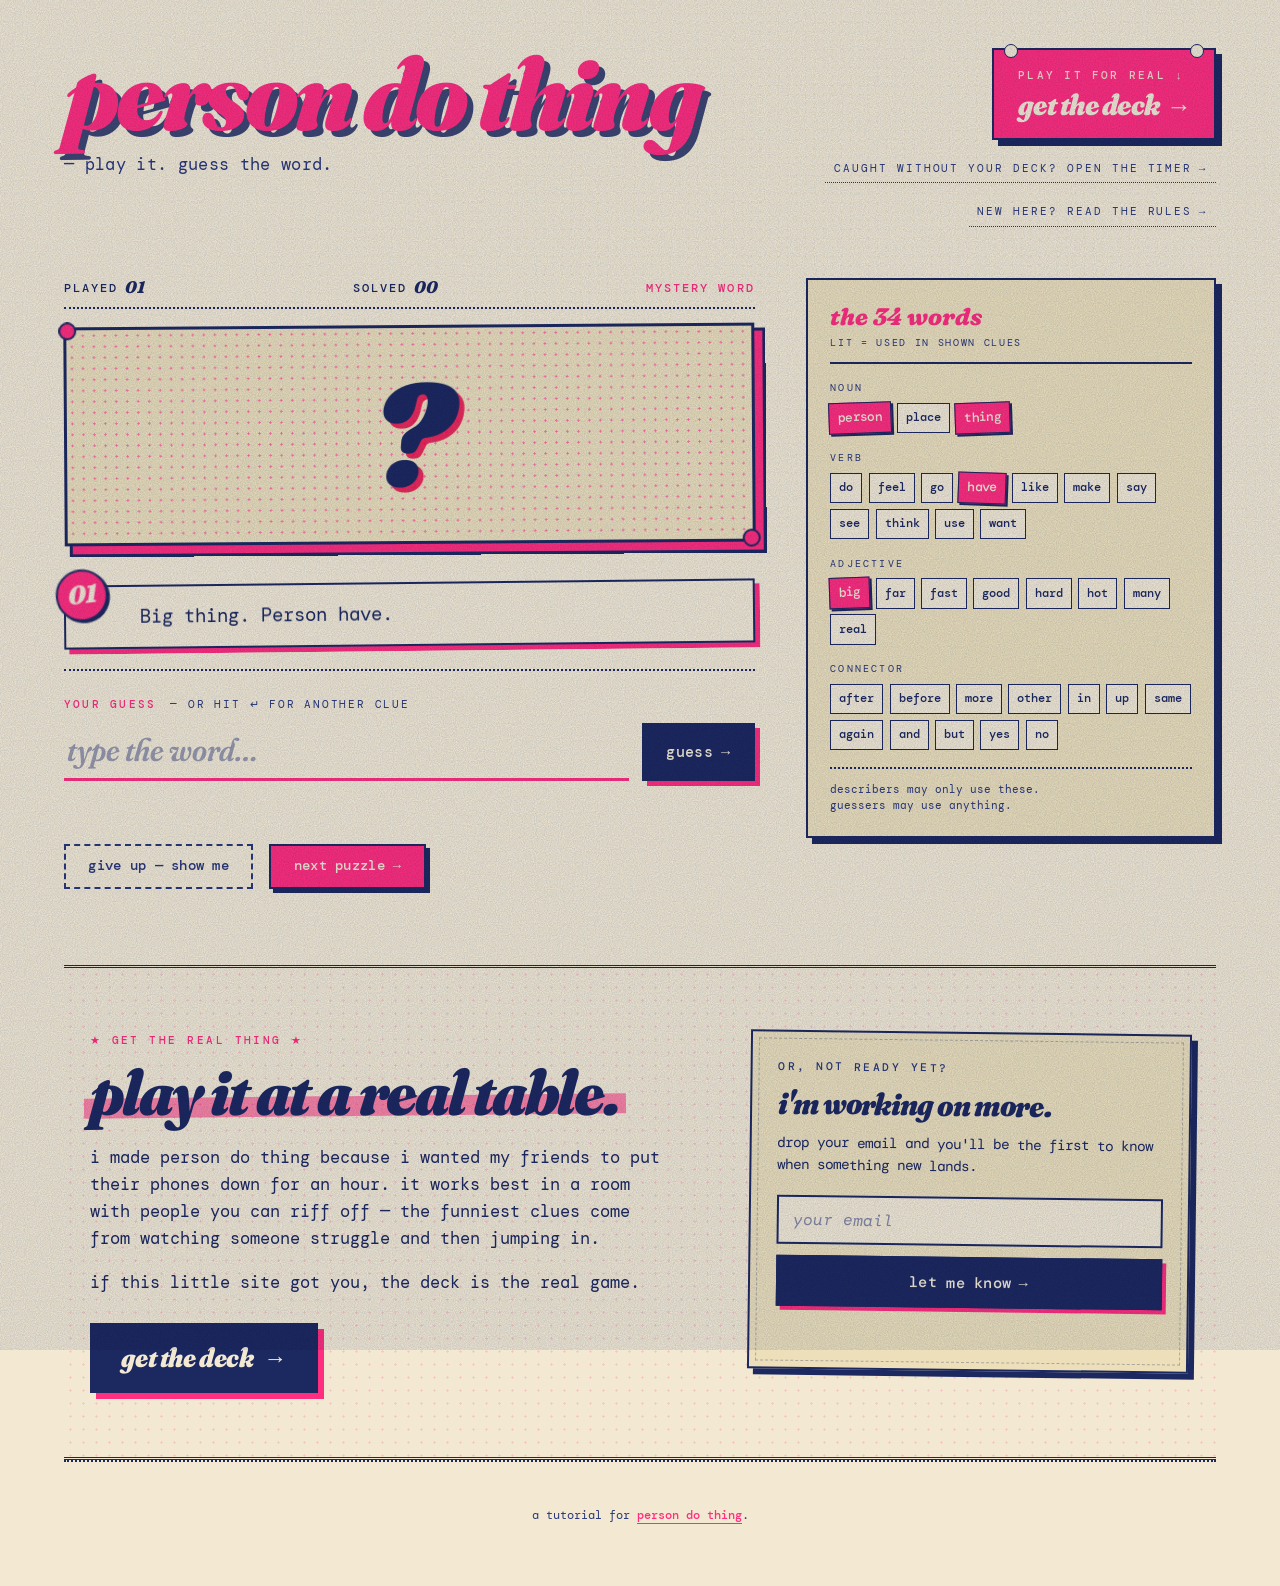
<file: index.html>
<!doctype html>
<html lang="en">
<head>
  <meta charset="utf-8">
  <meta name="viewport" content="width=device-width, initial-scale=1">
  <title>Person Do Thing</title>
  <meta name="description" content="An interactive tutorial for Person Do Thing. Guess the hidden word from clues built using only 34 simple words.">
  <link rel="preconnect" href="https://fonts.googleapis.com">
  <link rel="preconnect" href="https://fonts.gstatic.com" crossorigin>
  <link href="https://fonts.googleapis.com/css2?family=Fraunces:ital,opsz,wght,SOFT@0,9..144,300..900,0..100;1,9..144,300..900,0..100&family=DM+Mono:ital,wght@0,300;0,400;0,500;1,400&display=swap" rel="stylesheet">
  <link rel="stylesheet" href="styles.css?v=2">
</head>
<body>
  <div class="grain" aria-hidden="true"></div>
  <div class="halftone-bg" aria-hidden="true"></div>

  <header class="masthead">
    <div class="title-stack">
      <h1 class="title" data-text="Person Do Thing">Person Do Thing</h1>
      <p class="subtitle">— play it. guess the word.</p>
    </div>
    <div class="masthead-meta">
      <a class="buy-pin" href="buy.html">
        <span class="buy-pin-eyebrow">play it for real ↓</span>
        <span class="buy-pin-cta">get the deck <span class="buy-pin-arrow">→</span></span>
      </a>
      <a class="rules-link" href="timer.html">
        caught without your deck? open the timer <span class="rules-link-arrow">→</span>
      </a>
      <a class="rules-link"
         href="https://persondothing.com/howto.html"
         target="_blank"
         rel="noopener">
        new here? read the rules <span class="rules-link-arrow">→</span>
      </a>
    </div>
  </header>

  <main class="stage">
    <section class="puzzle">
      <div class="puzzle-meta">
        <span class="meta-stat">played <strong id="played-num">00</strong></span>
        <span class="meta-stat meta-solved">solved <strong id="solved-num">00</strong></span>
        <span class="puzzle-label">mystery word</span>
      </div>

      <div class="mystery" id="mystery" data-state="hidden">
        <span class="mystery-text" id="mystery-text" data-text="?">?</span>
      </div>

      <ol class="clues" id="clues" aria-live="polite"></ol>

      <form class="guess-form" id="guess-form" autocomplete="off" novalidate>
        <label class="guess-label" for="guess-input">
          your guess <span class="guess-hint">— or hit ↵ for another clue</span>
        </label>
        <div class="guess-row">
          <input
            class="guess-input"
            id="guess-input"
            type="text"
            placeholder="type the word…"
            spellcheck="false"
            autocapitalize="off">
          <button class="btn btn-primary" type="submit">
            guess <span class="btn-arrow">→</span>
          </button>
        </div>
        <p class="feedback" id="feedback" aria-live="polite"></p>
      </form>

      <div class="reveal-controls">
        <button class="btn btn-ghost" id="reveal-btn" type="button">give up — show me</button>
        <button class="btn btn-ghost btn-next" id="next-puzzle-btn" type="button" hidden>
          next puzzle <span class="btn-arrow">→</span>
        </button>
      </div>
    </section>

    <aside class="palette" aria-label="Allowed vocabulary">
      <div class="palette-header">
        <span class="palette-title">the 34 words</span>
        <span class="palette-sub">lit = used in shown clues</span>
      </div>

      <div class="palette-group">
        <span class="palette-cat">noun</span>
        <ul class="palette-words" id="cat-noun"></ul>
      </div>
      <div class="palette-group">
        <span class="palette-cat">verb</span>
        <ul class="palette-words" id="cat-verb"></ul>
      </div>
      <div class="palette-group">
        <span class="palette-cat">adjective</span>
        <ul class="palette-words" id="cat-adj"></ul>
      </div>
      <div class="palette-group">
        <span class="palette-cat">connector</span>
        <ul class="palette-words" id="cat-conn"></ul>
      </div>

      <p class="palette-foot">describers may only use these.<br>guessers may use anything.</p>
    </aside>
  </main>

  <!--
    DECK SECTION — the "exit moment" sales surface.
    Two-column block: first-person pitch on the left, email signup on the right.
    The signup form is currently visual-only (no real backend).
    To wire it up to a real provider, see the TODO in app.js next to handleSignup.
  -->
  <section class="deck" id="deck">
    <div class="deck-grid">

      <div class="deck-pitch">
        <p class="deck-eyebrow">★ get the real thing ★</p>
        <h2 class="deck-headline">play it at a real table.</h2>
        <p class="deck-body">
          i made person do thing because i wanted my friends to put their phones down for an hour. it works best in a room with people you can riff off — the funniest clues come from watching someone struggle and then jumping in.
        </p>
        <p class="deck-body">
          if this little site got you, the deck is the real game.
        </p>
        <a class="deck-cta" href="buy.html">
          get the deck <span class="deck-cta-arrow">→</span>
        </a>
      </div>

      <div class="deck-signup">
        <p class="deck-eyebrow deck-eyebrow-alt">or, not ready yet?</p>
        <h3 class="deck-signup-headline">i'm working on more.</h3>
        <p class="deck-signup-body">
          drop your email and you'll be the first to know when something new lands.
        </p>
        <form class="signup-form" id="signup-form" novalidate>
          <input
            class="signup-input"
            id="signup-email"
            type="email"
            name="email"
            placeholder="your email"
            required
            spellcheck="false"
            autocomplete="email">
          <button class="signup-btn" type="submit">
            let me know <span class="signup-btn-arrow">→</span>
          </button>
        </form>
        <p class="signup-feedback" id="signup-feedback" aria-live="polite"></p>
      </div>

    </div>
  </section>

  <footer class="footer">
    <p>
      a tutorial for <a href="https://persondothing.com">person do thing</a>.
    </p>
  </footer>

  <script src="app.js" defer></script>
</body>
</html>
</file>
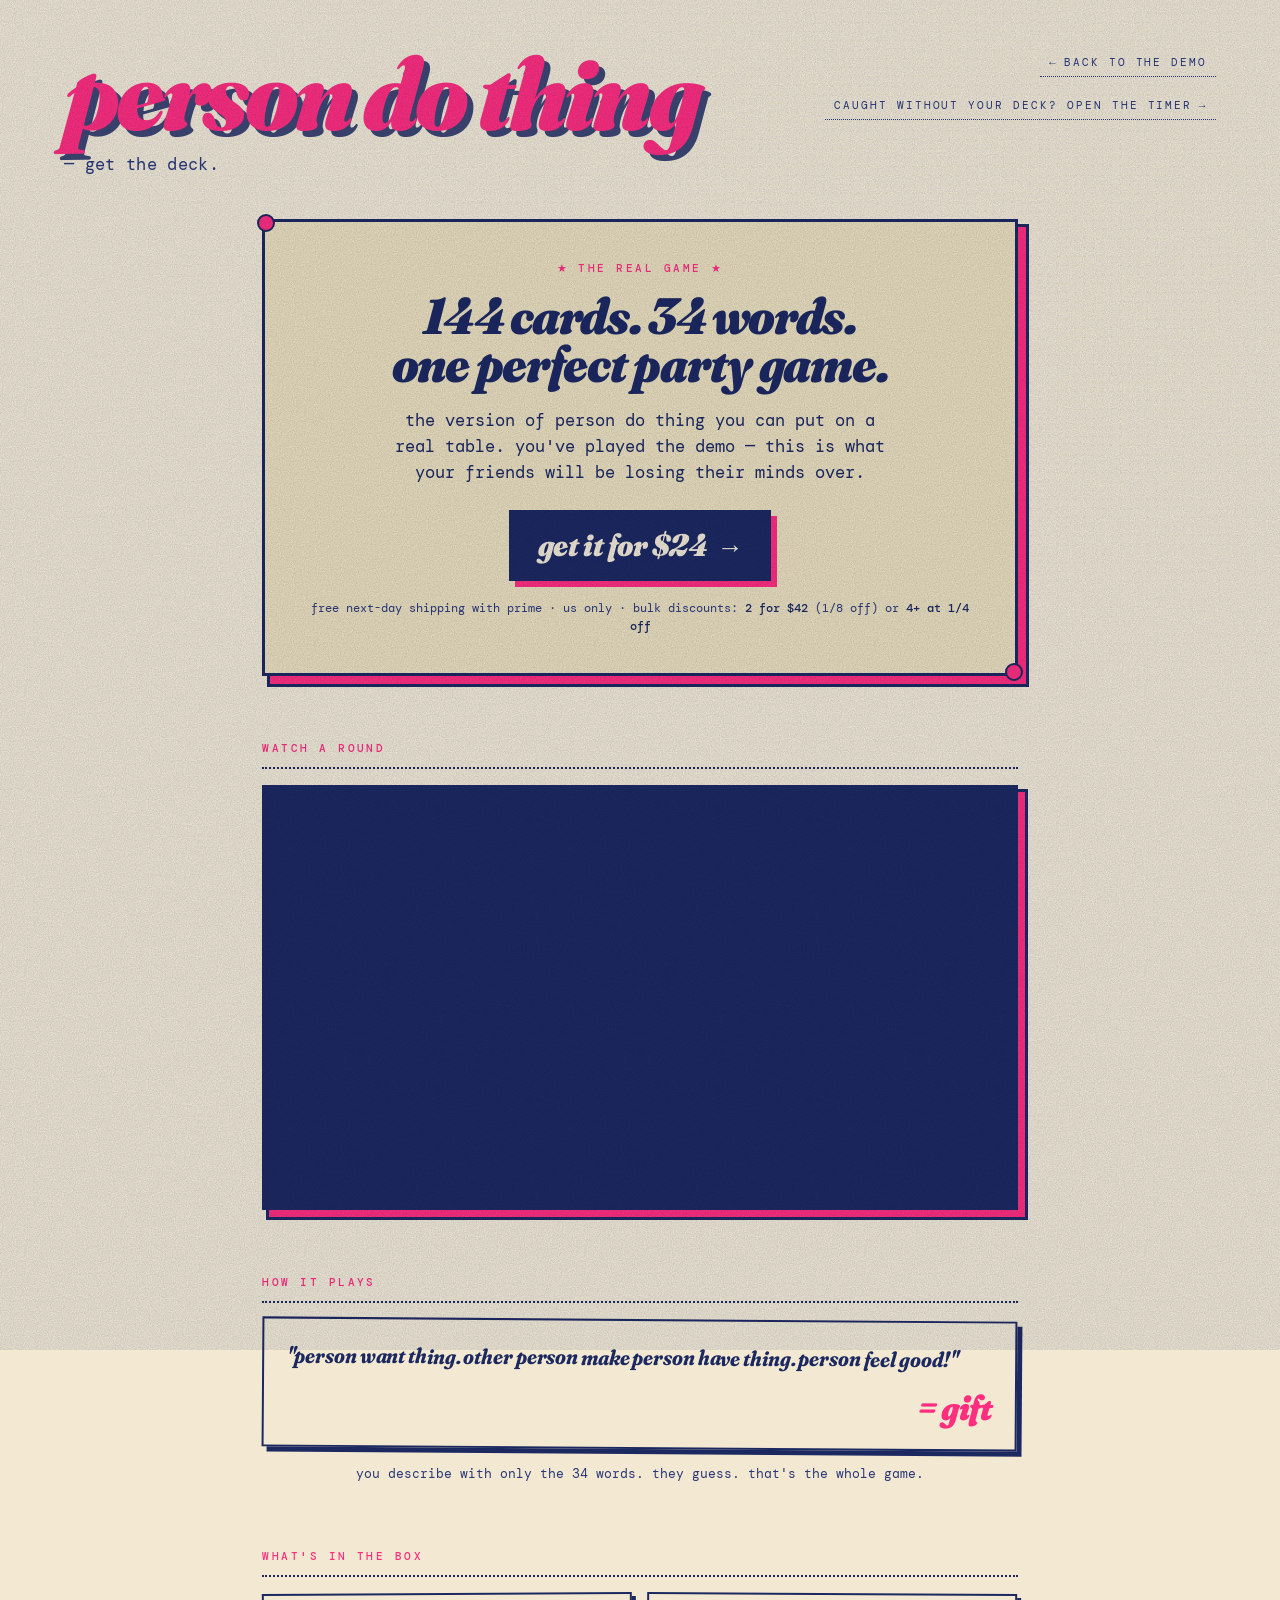
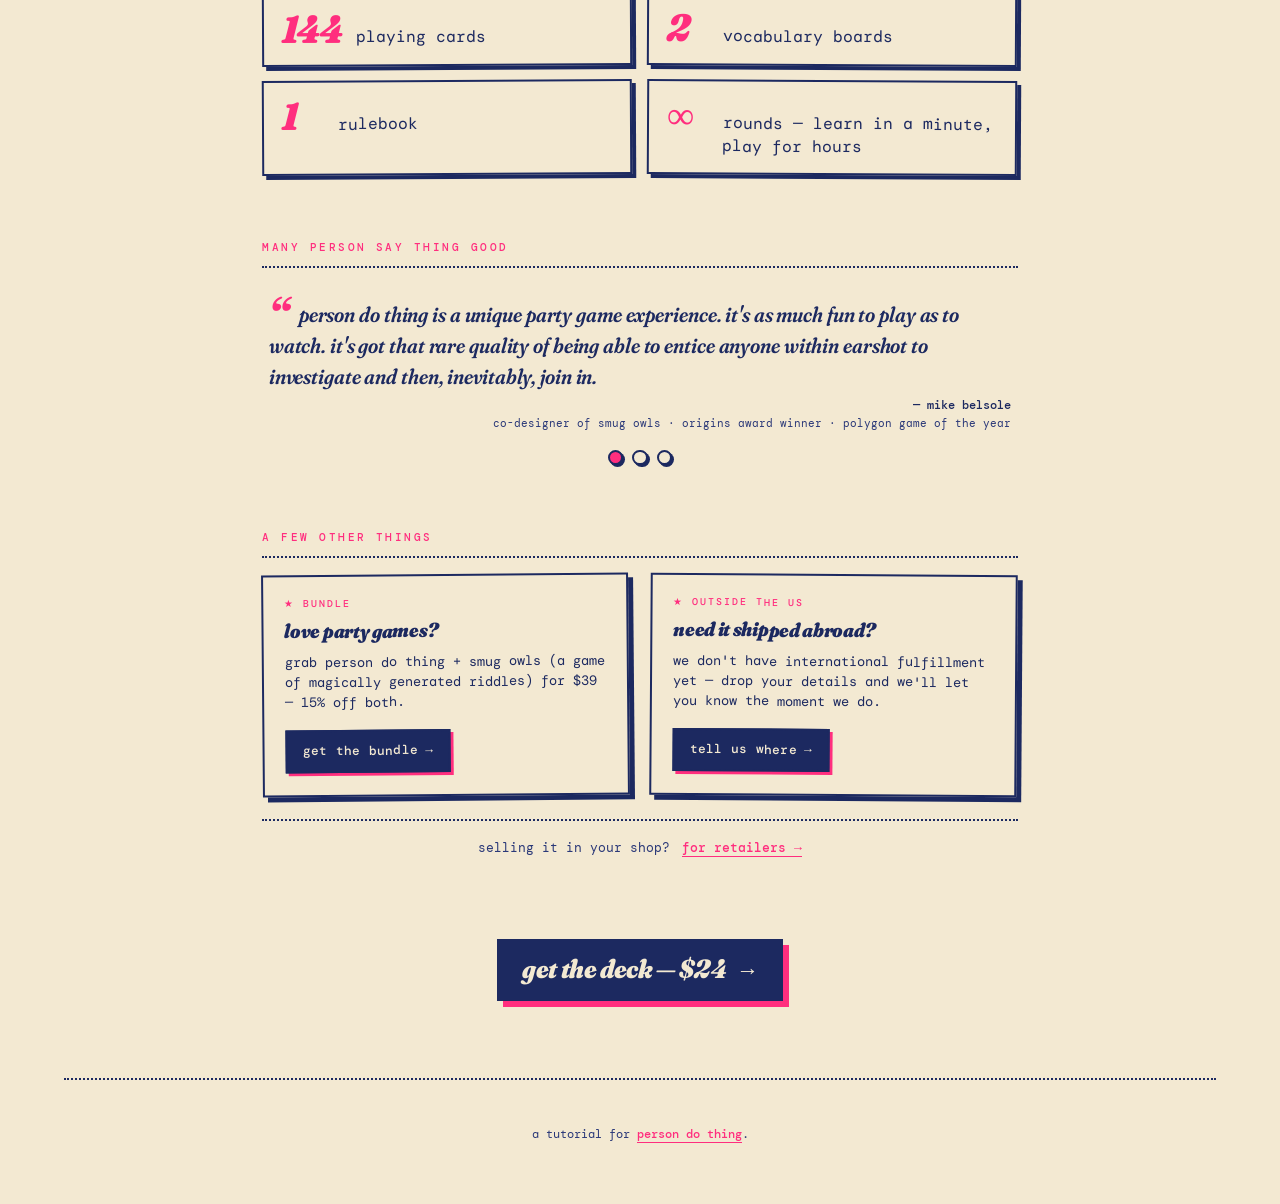
<file: buy.html>
<!doctype html>
<html lang="en">
<head>
  <meta charset="utf-8">
  <meta name="viewport" content="width=device-width, initial-scale=1">
  <title>Get the deck — Person Do Thing</title>
  <meta name="description" content="Person Do Thing is a friendly party game for 2+ players. 144 cards, 34 words, hours of friends laughing at each other. Get the deck for $24.">
  <link rel="preconnect" href="https://fonts.googleapis.com">
  <link rel="preconnect" href="https://fonts.gstatic.com" crossorigin>
  <link href="https://fonts.googleapis.com/css2?family=Fraunces:ital,opsz,wght,SOFT@0,9..144,300..900,0..100;1,9..144,300..900,0..100&family=DM+Mono:ital,wght@0,300;0,400;0,500;1,400&display=swap" rel="stylesheet">
  <link rel="stylesheet" href="styles.css?v=2">
</head>
<body class="page-buy">
  <div class="grain" aria-hidden="true"></div>
  <div class="halftone-bg" aria-hidden="true"></div>

  <header class="masthead">
    <div class="title-stack">
      <h1 class="title" data-text="Person Do Thing">Person Do Thing</h1>
      <p class="subtitle">— get the deck.</p>
    </div>
    <div class="masthead-meta">
      <a class="rules-link" href="index.html">
        <span class="rules-link-arrow">←</span> back to the demo
      </a>
      <a class="rules-link" href="timer.html">
        caught without your deck? open the timer <span class="rules-link-arrow">→</span>
      </a>
    </div>
  </header>

  <main class="buy-stage">

    <section class="buy-hero">
      <p class="buy-eyebrow">★ the real game ★</p>
      <h2 class="buy-headline">144 cards. 34 words.<br>one perfect party game.</h2>
      <p class="buy-body">
        the version of person do thing you can put on a real table. you've played the demo — this is what your friends will be losing their minds over.
      </p>
      <a class="buy-cta"
         href="https://www.amazon.com/Person-Do-Thing-Card-Game/dp/B0FST4LFNH"
         target="_blank"
         rel="noopener">
        get it for $24 <span class="buy-cta-arrow">→</span>
      </a>
      <p class="buy-cta-foot">
        free next-day shipping with prime · us only · bulk discounts: <strong>2 for $42</strong> (1/8 off) or <strong>4+ at 1/4 off</strong>
      </p>
    </section>

    <section class="buy-video">
      <p class="buy-section-eyebrow">watch a round</p>
      <div class="buy-video-frame">
        <iframe
          src="https://www.youtube-nocookie.com/embed/_Tc-X9tFb-0?rel=0&amp;controls=1"
          title="Person Do Thing — gameplay"
          loading="lazy"
          allow="accelerometer; clipboard-write; encrypted-media; gyroscope; picture-in-picture"
          allowfullscreen></iframe>
      </div>
    </section>

    <section class="buy-example">
      <p class="buy-section-eyebrow">how it plays</p>
      <div class="buy-example-card">
        <p class="buy-example-clue">
          "person want thing. other person make person have thing. person feel good!"
        </p>
        <p class="buy-example-answer">= gift</p>
      </div>
      <p class="buy-example-caption">
        you describe with only the 34 words. they guess. that's the whole game.
      </p>
    </section>

    <section class="buy-box">
      <p class="buy-section-eyebrow">what's in the box</p>
      <ul class="buy-box-list">
        <li class="buy-box-item">
          <span class="buy-box-num">144</span>
          <span class="buy-box-label">playing cards</span>
        </li>
        <li class="buy-box-item">
          <span class="buy-box-num">2</span>
          <span class="buy-box-label">vocabulary boards</span>
        </li>
        <li class="buy-box-item">
          <span class="buy-box-num">1</span>
          <span class="buy-box-label">rulebook</span>
        </li>
        <li class="buy-box-item">
          <span class="buy-box-num">∞</span>
          <span class="buy-box-label">rounds — learn in a minute, play for hours</span>
        </li>
      </ul>
    </section>

    <section class="buy-quotes">
      <p class="buy-section-eyebrow">many person say thing good</p>

      <div class="buy-carousel" id="buy-carousel" aria-roledescription="carousel" aria-label="reviews">

        <article class="buy-quote-slide is-active">
          <blockquote class="buy-quote-text">
            person do thing is a unique party game experience. it's as much fun to play as to watch. it's got that rare quality of being able to entice anyone within earshot to investigate and then, inevitably, join in.
          </blockquote>
          <p class="buy-quote-attr">
            <strong>— mike belsole</strong><br>
            <span class="buy-quote-credit">co-designer of smug owls · origins award winner · polygon game of the year</span>
          </p>
        </article>

        <article class="buy-quote-slide">
          <blockquote class="buy-quote-text">
            person do thing is infectious. after a few rounds it took over how we were talking outside of the game.
          </blockquote>
          <p class="buy-quote-attr">
            <strong>— robert croy</strong><br>
            <span class="buy-quote-credit">
              designer of
              <a href="https://boardgamegeek.com/boardgame/367584/7th-sea-city-of-five-sails"
                 target="_blank"
                 rel="noopener">7th sea: city of five sails</a>
            </span>
          </p>
        </article>

        <article class="buy-quote-slide">
          <blockquote class="buy-quote-text">
            one of the top 3 best limited vocabulary games i've played all year!
          </blockquote>
          <p class="buy-quote-attr">
            <strong>— micah heiselt</strong><br>
            <span class="buy-quote-credit">designer of bucket list</span>
          </p>
        </article>

      </div>

      <div class="buy-carousel-dots" role="tablist" aria-label="choose review">
        <button class="buy-quote-dot" type="button" data-slide="0" aria-label="review 1 — mike belsole" aria-current="true"></button>
        <button class="buy-quote-dot" type="button" data-slide="1" aria-label="review 2 — robert croy"></button>
        <button class="buy-quote-dot" type="button" data-slide="2" aria-label="review 3 — micah heiselt"></button>
      </div>
    </section>

    <section class="buy-also">
      <p class="buy-section-eyebrow">a few other things</p>

      <div class="buy-also-grid">

        <article class="buy-also-card">
          <p class="buy-also-tag">★ bundle</p>
          <h3 class="buy-also-headline">love party games?</h3>
          <p class="buy-also-body">
            grab person do thing + smug owls (a game of magically generated riddles) for $39 — 15% off both.
          </p>
          <a class="buy-also-link"
             href="https://www.runawayparade.com/shop/p/smug-owls-card-game-lxtm5"
             target="_blank"
             rel="noopener">
            get the bundle <span class="buy-also-arrow">→</span>
          </a>
        </article>

        <article class="buy-also-card">
          <p class="buy-also-tag">★ outside the us</p>
          <h3 class="buy-also-headline">need it shipped abroad?</h3>
          <p class="buy-also-body">
            we don't have international fulfillment yet — drop your details and we'll let you know the moment we do.
          </p>
          <a class="buy-also-link"
             href="https://tally.so/r/31geZg"
             target="_blank"
             rel="noopener">
            tell us where <span class="buy-also-arrow">→</span>
          </a>
        </article>

      </div>

      <p class="buy-also-foot">
        selling it in your shop?
        <a class="buy-also-foot-link" href="retailers.html">for retailers <span aria-hidden="true">→</span></a>
      </p>
    </section>

    <section class="buy-final">
      <a class="buy-cta buy-cta-final"
         href="https://www.amazon.com/Person-Do-Thing-Card-Game/dp/B0FST4LFNH"
         target="_blank"
         rel="noopener">
        get the deck — $24 <span class="buy-cta-arrow">→</span>
      </a>
    </section>

  </main>

  <footer class="footer">
    <p>
      a tutorial for <a href="https://persondothing.com">person do thing</a>.
    </p>
  </footer>

  <script src="buy.js" defer></script>
</body>
</html>
</file>
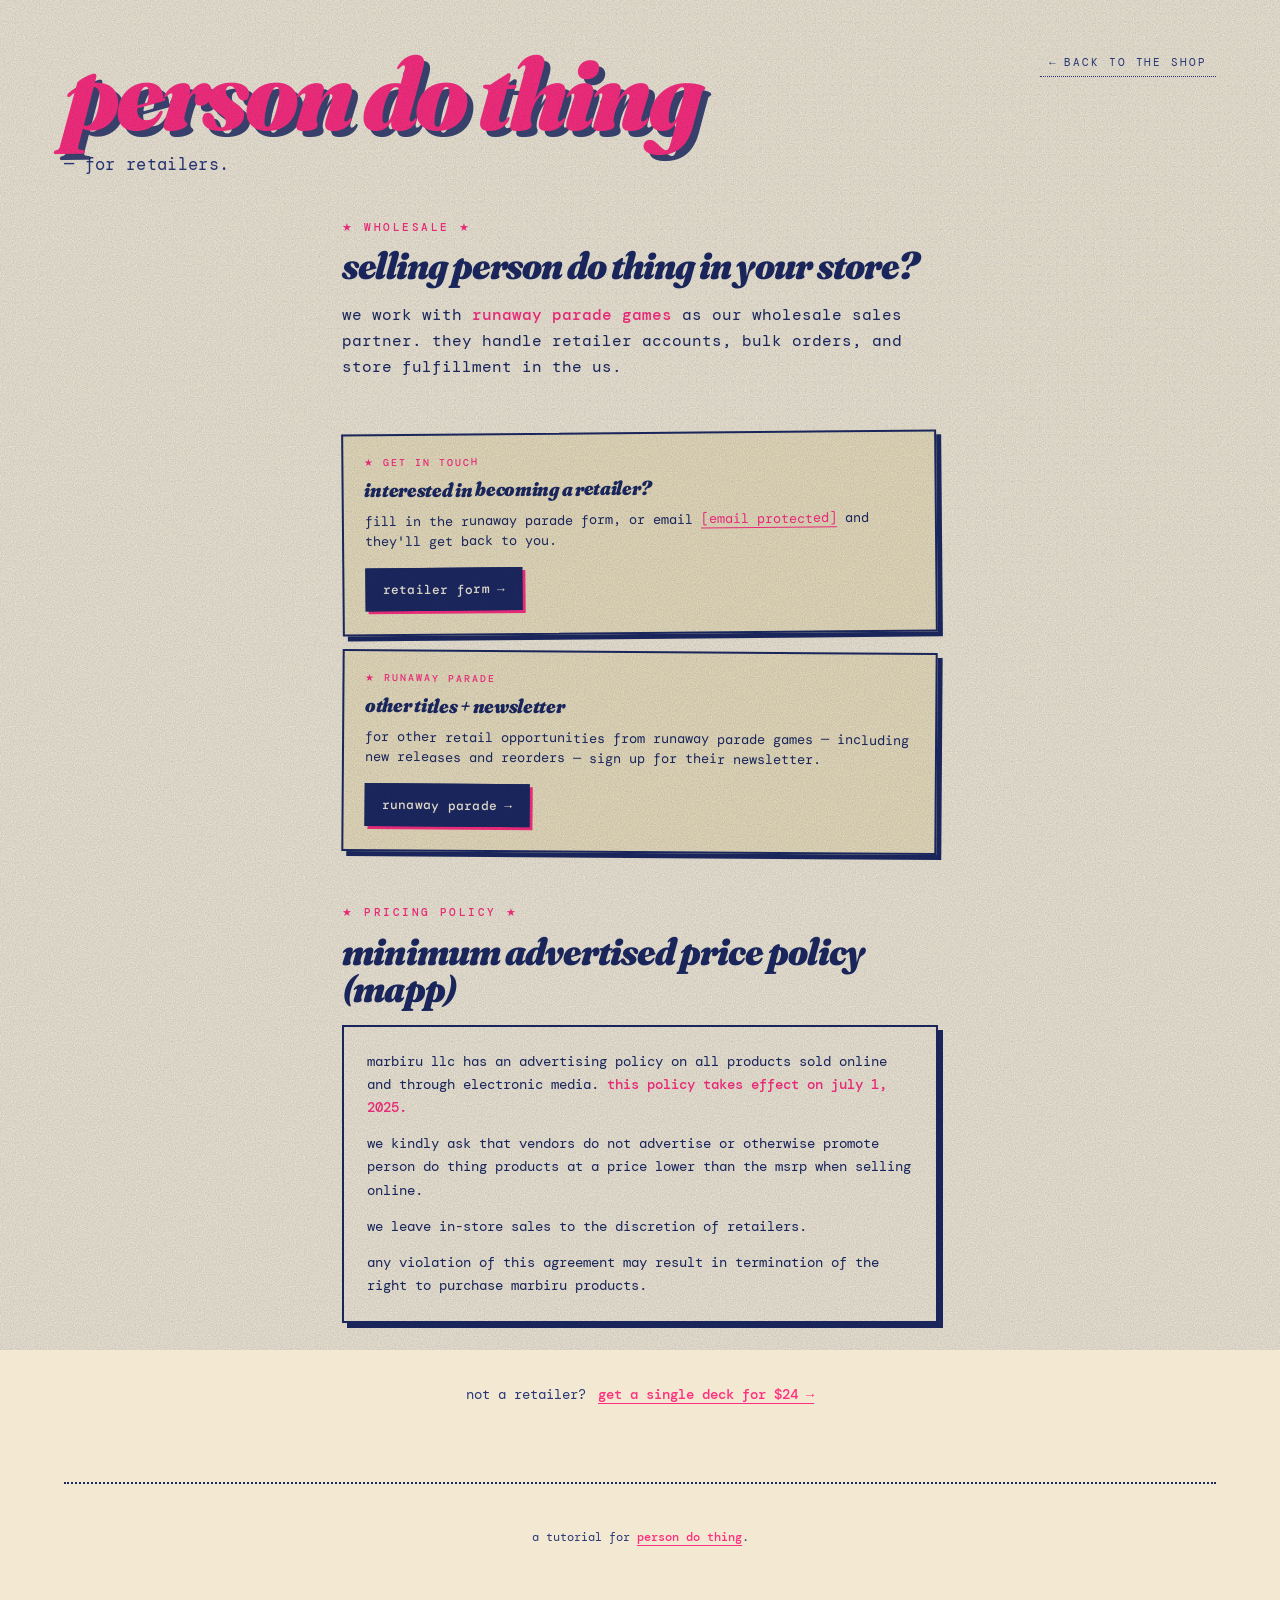
<file: retailers.html>
<!doctype html>
<html lang="en">
<head>
  <meta charset="utf-8">
  <meta name="viewport" content="width=device-width, initial-scale=1">
  <title>For retailers — Person Do Thing</title>
  <meta name="description" content="Wholesale information for retailers carrying Person Do Thing, plus the minimum advertised price policy.">
  <link rel="preconnect" href="https://fonts.googleapis.com">
  <link rel="preconnect" href="https://fonts.gstatic.com" crossorigin>
  <link href="https://fonts.googleapis.com/css2?family=Fraunces:ital,opsz,wght,SOFT@0,9..144,300..900,0..100;1,9..144,300..900,0..100&family=DM+Mono:ital,wght@0,300;0,400;0,500;1,400&display=swap" rel="stylesheet">
  <link rel="stylesheet" href="styles.css?v=2">
</head>
<body class="page-retailers">
  <div class="grain" aria-hidden="true"></div>
  <div class="halftone-bg" aria-hidden="true"></div>

  <header class="masthead">
    <div class="title-stack">
      <h1 class="title" data-text="Person Do Thing">Person Do Thing</h1>
      <p class="subtitle">— for retailers.</p>
    </div>
    <div class="masthead-meta">
      <a class="rules-link" href="buy.html">
        <span class="rules-link-arrow">←</span> back to the shop
      </a>
    </div>
  </header>

  <main class="retailers-stage">

    <section class="retailers-intro">
      <p class="retailers-eyebrow">★ wholesale ★</p>
      <h2 class="retailers-headline">selling person do thing in your store?</h2>
      <p class="retailers-body">
        we work with <strong>runaway parade games</strong> as our wholesale sales partner. they handle retailer accounts, bulk orders, and store fulfillment in the us.
      </p>
    </section>

    <section class="retailers-actions">
      <div class="retailers-card">
        <p class="retailers-card-eyebrow">★ get in touch</p>
        <h3 class="retailers-card-headline">interested in becoming a retailer?</h3>
        <p class="retailers-card-body">
          fill in the runaway parade form, or email
          <a class="retailers-inline" href="mailto:[email protected]">[email protected]</a>
          and they'll get back to you.
        </p>
        <a class="retailers-link"
           href="https://www.runawayparade.com/retailers"
           target="_blank"
           rel="noopener">
          retailer form <span class="retailers-arrow">→</span>
        </a>
      </div>

      <div class="retailers-card">
        <p class="retailers-card-eyebrow">★ runaway parade</p>
        <h3 class="retailers-card-headline">other titles + newsletter</h3>
        <p class="retailers-card-body">
          for other retail opportunities from runaway parade games — including new releases and reorders — sign up for their newsletter.
        </p>
        <a class="retailers-link"
           href="https://www.runawayparade.com/retailers"
           target="_blank"
           rel="noopener">
          runaway parade <span class="retailers-arrow">→</span>
        </a>
      </div>
    </section>

    <section class="retailers-mapp">
      <p class="retailers-eyebrow">★ pricing policy ★</p>
      <h2 class="retailers-headline">minimum advertised price policy (MAPP)</h2>
      <div class="retailers-mapp-body">
        <p>
          marbiru llc has an advertising policy on all products sold online and through electronic media. <strong>this policy takes effect on july 1, 2025.</strong>
        </p>
        <p>
          we kindly ask that vendors do not advertise or otherwise promote person do thing products at a price lower than the msrp when selling online.
        </p>
        <p>
          we leave in-store sales to the discretion of retailers.
        </p>
        <p>
          any violation of this agreement may result in termination of the right to purchase marbiru products.
        </p>
      </div>
    </section>

    <section class="retailers-other">
      <p class="retailers-other-text">
        not a retailer?
        <a href="buy.html">get a single deck for $24 →</a>
      </p>
    </section>

  </main>

  <footer class="footer">
    <p>
      a tutorial for <a href="https://persondothing.com">person do thing</a>.
    </p>
  </footer>
</body>
</html>
</file>
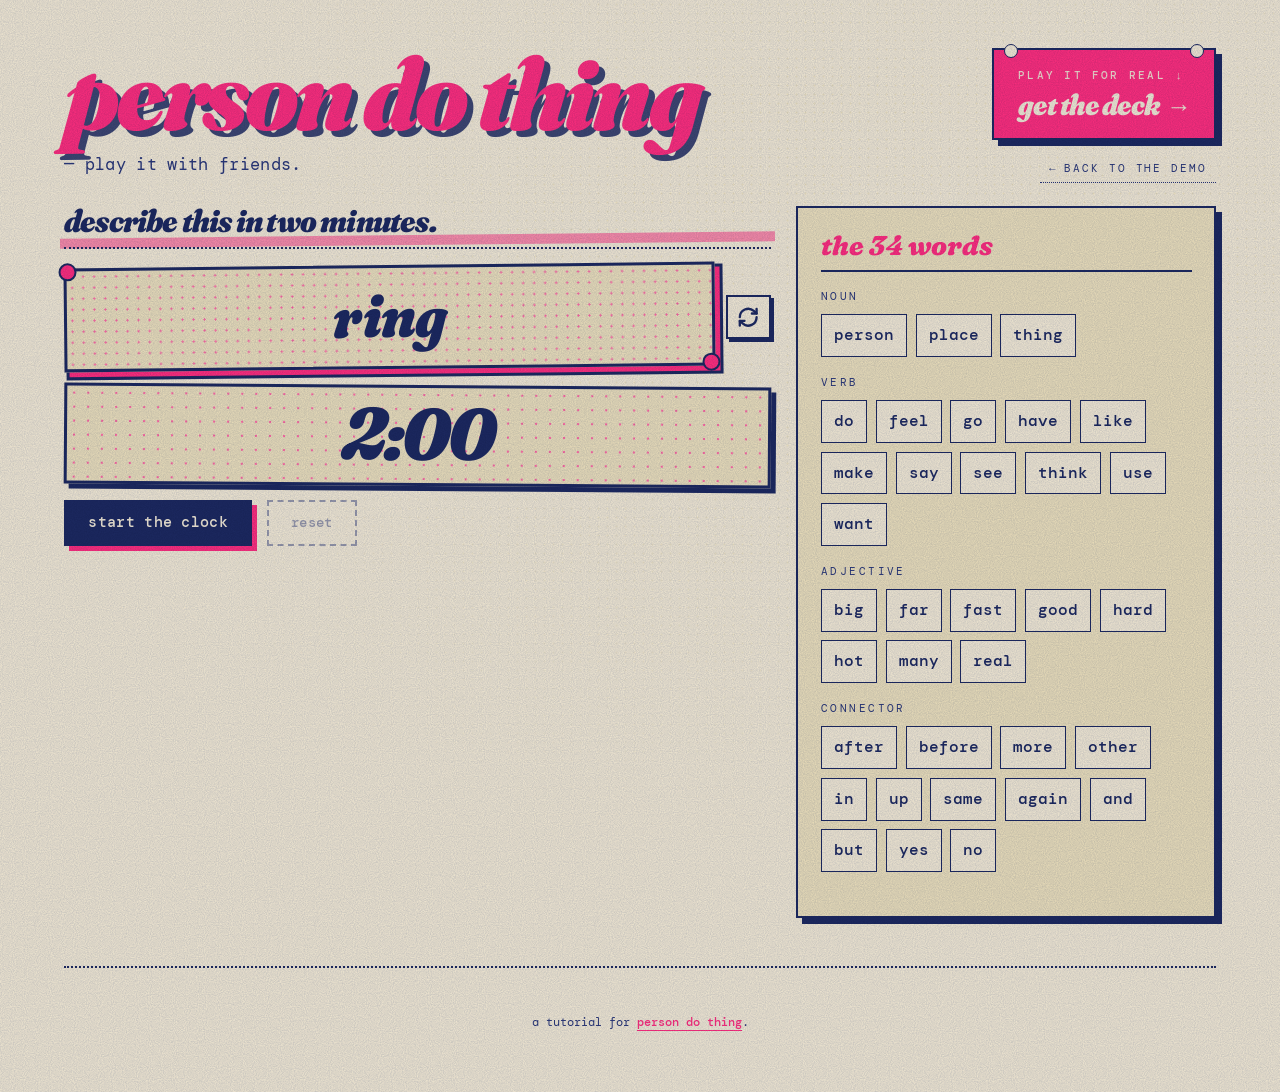
<file: timer.html>
<!doctype html>
<html lang="en">
<head>
  <meta charset="utf-8">
  <meta name="viewport" content="width=device-width, initial-scale=1">
  <title>Timer — Person Do Thing</title>
  <meta name="description" content="A 2-minute timer and target word picker for playing Person Do Thing with friends. Shows a target word and counts down — using only the 34 allowed words.">
  <link rel="preconnect" href="https://fonts.googleapis.com">
  <link rel="preconnect" href="https://fonts.gstatic.com" crossorigin>
  <link href="https://fonts.googleapis.com/css2?family=Fraunces:ital,opsz,wght,SOFT@0,9..144,300..900,0..100;1,9..144,300..900,0..100&family=DM+Mono:ital,wght@0,300;0,400;0,500;1,400&display=swap" rel="stylesheet">
  <link rel="stylesheet" href="styles.css?v=2">
</head>
<body class="page-timer">
  <div class="grain" aria-hidden="true"></div>
  <div class="halftone-bg" aria-hidden="true"></div>

  <header class="masthead">
    <div class="title-stack">
      <h1 class="title" data-text="Person Do Thing">Person Do Thing</h1>
      <p class="subtitle">— play it with friends.</p>
    </div>
    <div class="masthead-meta">
      <a class="buy-pin" href="buy.html">
        <span class="buy-pin-eyebrow">play it for real ↓</span>
        <span class="buy-pin-cta">get the deck <span class="buy-pin-arrow">→</span></span>
      </a>
      <a class="rules-link" href="index.html">
        <span class="rules-link-arrow">←</span> back to the demo
      </a>
    </div>
  </header>

  <main class="stage">
    <section class="timer-stage" aria-label="Timer mode">
      <h2 class="timer-headline">describe this in two minutes.</h2>

      <div class="timer-word-row">
        <div class="timer-word-card">
          <span class="timer-word" id="timer-word" data-text="—">—</span>
        </div>
        <button class="timer-sync-btn" id="timer-next-word" type="button" aria-label="another word">
          <svg viewBox="0 0 24 24" fill="none" stroke="currentColor" stroke-width="2.5" stroke-linecap="round" stroke-linejoin="round" aria-hidden="true">
            <path d="M3 12a9 9 0 0 1 15-6.7L21 8"/>
            <path d="M21 3v5h-5"/>
            <path d="M21 12a9 9 0 0 1-15 6.7L3 16"/>
            <path d="M3 21v-5h5"/>
          </svg>
        </button>
      </div>

      <div class="timer-clock" id="timer-clock" data-state="ready">2:00</div>

      <div class="timer-controls">
        <button class="btn btn-primary" id="timer-start" type="button">start the clock</button>
        <button class="btn btn-ghost" id="timer-reset" type="button" disabled>reset</button>
      </div>
    </section>

    <aside class="palette" aria-label="Allowed vocabulary">
      <div class="palette-header">
        <span class="palette-title">the 34 words</span>
      </div>

      <div class="palette-group">
        <span class="palette-cat">noun</span>
        <ul class="palette-words" id="cat-noun"></ul>
      </div>
      <div class="palette-group">
        <span class="palette-cat">verb</span>
        <ul class="palette-words" id="cat-verb"></ul>
      </div>
      <div class="palette-group">
        <span class="palette-cat">adjective</span>
        <ul class="palette-words" id="cat-adj"></ul>
      </div>
      <div class="palette-group">
        <span class="palette-cat">connector</span>
        <ul class="palette-words" id="cat-conn"></ul>
      </div>
    </aside>
  </main>

  <footer class="footer">
    <p>
      a tutorial for <a href="https://persondothing.com">person do thing</a>.
    </p>
  </footer>

  <script src="timer.js" defer></script>
</body>
</html>
</file>
<file: styles.css>
/* ============================================================
   PERSON DO THING — riso zine edition
   palette: cream paper, federal ink blue, fluorescent pink
   ============================================================ */

:root {
  --paper:      #f3e9d2;
  --paper-2:    #ecdfba;
  --paper-3:    #e3d39e;
  --ink:        #1c2960;
  --ink-soft:   #2a3878;
  --pink:       #ff2e7e;
  --pink-soft:  #ff6ba3;
  --black:      #14141a;

  --font-display: "Fraunces", "Times New Roman", serif;
  --font-mono:    "DM Mono", "Courier New", monospace;

  --rotate-1: -0.6deg;
  --rotate-2:  0.5deg;
  --rotate-3: -0.3deg;
  --rotate-4:  0.8deg;

  --shadow-pink: 5px 5px 0 0 var(--pink);
  --shadow-ink:  5px 5px 0 0 var(--ink);
}

* { box-sizing: border-box; }

html {
  scroll-behavior: smooth;
  -webkit-text-size-adjust: 100%;
}

body {
  margin: 0;
  background: var(--paper);
  color: var(--ink);
  font-family: var(--font-mono);
  font-size: 16px;
  line-height: 1.55;
  font-feature-settings: "ss01", "ss02";
  min-height: 100vh;
  position: relative;
  overflow-x: hidden;
}

/* ---------- texture overlays ---------- */

.grain {
  position: fixed;
  inset: -50%;
  pointer-events: none;
  z-index: 100;
  opacity: 0.32;
  mix-blend-mode: multiply;
  background-image: url("data:image/svg+xml;utf8,<svg xmlns='http://www.w3.org/2000/svg' width='280' height='280'><filter id='n'><feTurbulence type='fractalNoise' baseFrequency='0.92' numOctaves='2' stitchTiles='stitch'/><feColorMatrix type='matrix' values='0 0 0 0 0.11  0 0 0 0 0.16  0 0 0 0 0.38  0 0 0 1 0'/></filter><rect width='100%25' height='100%25' filter='url(%23n)'/></svg>");
}

.halftone-bg {
  position: fixed;
  inset: 0;
  pointer-events: none;
  z-index: 0;
  opacity: 0.35;
  background-image: radial-gradient(circle at center, var(--paper-3) 0.8px, transparent 1.2px);
  background-size: 9px 9px;
  mask-image: radial-gradient(ellipse 80% 70% at 70% 30%, #000 30%, transparent 100%);
  -webkit-mask-image: radial-gradient(ellipse 80% 70% at 70% 30%, #000 30%, transparent 100%);
}

/* ---------- layout shell ---------- */

.masthead,
.stage,
.footer {
  position: relative;
  z-index: 2;
}

.masthead {
  display: flex;
  justify-content: space-between;
  align-items: flex-start;
  padding: clamp(1.5rem, 4vw, 3rem) clamp(1.5rem, 5vw, 4rem) 0;
  gap: 2rem;
}

.title-stack { max-width: 80%; }

.title {
  font-family: var(--font-display);
  font-weight: 900;
  font-variation-settings: "SOFT" 30, "opsz" 144;
  font-size: clamp(2.6rem, 8.4vw, 6.4rem);
  line-height: 0.88;
  letter-spacing: -0.035em;
  color: var(--pink);
  margin: 0;
  position: relative;
  display: inline-block;
  text-transform: lowercase;
  font-style: italic;
  animation: title-stamp 0.9s cubic-bezier(.2,.9,.25,1.2) both;
}

.title::before {
  content: attr(data-text);
  position: absolute;
  inset: 0;
  color: var(--ink);
  z-index: -1;
  transform: translate(6px, 6px);
  mix-blend-mode: multiply;
  opacity: 0.85;
}

@keyframes title-stamp {
  0%   { opacity: 0; transform: translateY(-12px) rotate(-2deg) scale(1.04); }
  60%  { opacity: 1; transform: translateY(2px) rotate(0.4deg) scale(0.99); }
  100% { opacity: 1; transform: translateY(0) rotate(0) scale(1); }
}

.subtitle {
  font-family: var(--font-mono);
  font-size: clamp(0.85rem, 1.4vw, 1.05rem);
  margin: 0.8rem 0 0;
  color: var(--ink-soft);
  letter-spacing: 0.02em;
  animation: fade-in 1s 0.4s both;
}

.subtitle-link {
  font-family: var(--font-mono);
  font-style: italic;
  font-weight: 500;
  color: var(--pink);
  text-decoration: none;
  border-bottom: 1.5px solid var(--pink);
  padding: 0 0.18em 1px;
  margin-left: 0.4em;
  white-space: nowrap;
  transition: color 0.18s ease, background 0.18s ease;
}

.subtitle-link:hover {
  background: var(--pink);
  color: var(--paper);
}

.subtitle-link-arrow {
  display: inline-block;
  transition: transform 0.2s ease;
}

.subtitle-link:hover .subtitle-link-arrow {
  transform: translate(2px, -2px);
}

.masthead-meta {
  display: flex;
  flex-direction: column;
  align-items: flex-end;
  gap: 0.9rem;
}

/* quiet "new here?" rules link below the buy-pin */
.rules-link {
  font-family: var(--font-mono);
  font-size: 0.68rem;
  text-transform: uppercase;
  letter-spacing: 0.18em;
  color: var(--ink-soft);
  text-decoration: none;
  padding: 0.35rem 0.55rem;
  border-bottom: 1.5px dotted var(--ink-soft);
  display: inline-flex;
  align-items: center;
  gap: 0.4rem;
  white-space: nowrap;
  transition: color 0.18s ease, border-color 0.18s ease;
  animation: fade-in 1s 0.85s both;
}

.rules-link:hover {
  color: var(--pink);
  border-bottom-color: var(--pink);
}

.rules-link-arrow {
  display: inline-block;
  transition: transform 0.2s ease;
}
.rules-link:hover .rules-link-arrow { transform: translateX(3px); }

/* always-on buy-the-deck pin in the masthead — bigger, louder version */
.buy-pin {
  display: flex;
  flex-direction: column;
  align-items: flex-start;
  gap: 0.4rem;
  padding: 1.05rem 1.5rem 1.2rem;
  background: var(--pink);
  border: 2.5px solid var(--ink);
  box-shadow: 6px 6px 0 0 var(--ink);
  text-decoration: none;
  color: var(--paper);
  transform: rotate(-2.4deg);
  transition:
    transform 0.18s cubic-bezier(.2,.9,.3,1.2),
    box-shadow 0.18s ease;
  animation: fade-in 1s 0.75s both;
  position: relative;
  max-width: 16rem;
}

/* tape-corner dots */
.buy-pin::before,
.buy-pin::after {
  content: "";
  position: absolute;
  width: 12px;
  height: 12px;
  background: var(--paper);
  border: 1.5px solid var(--ink);
  border-radius: 50%;
}
.buy-pin::before { top: -6px; left: 10px; }
.buy-pin::after  { top: -6px; right: 10px; }

.buy-pin:hover {
  transform: rotate(-1deg) translate(-3px, -3px);
  box-shadow: 9px 9px 0 0 var(--ink);
}
.buy-pin:active {
  transform: rotate(-2.4deg) translate(2px, 2px);
  box-shadow: 3px 3px 0 0 var(--ink);
}

.buy-pin-eyebrow {
  font-family: var(--font-mono);
  font-size: 0.7rem;
  text-transform: uppercase;
  letter-spacing: 0.2em;
  font-weight: 500;
  opacity: 0.92;
}

.buy-pin-cta {
  font-family: var(--font-display);
  font-style: italic;
  font-weight: 900;
  font-variation-settings: "SOFT" 60, "opsz" 144;
  font-size: 1.85rem;
  letter-spacing: -0.025em;
  line-height: 0.95;
  display: inline-flex;
  align-items: baseline;
  gap: 0.4rem;
  text-transform: lowercase;
}

.buy-pin-arrow {
  display: inline-block;
  transition: transform 0.2s ease;
  font-size: 0.85em;
}
.buy-pin:hover .buy-pin-arrow { transform: translateX(4px); }

@media (max-width: 640px) {
  .masthead {
    flex-direction: column;
    align-items: flex-start;
  }
  .masthead-meta {
    flex-direction: row;
    align-items: flex-start;
    flex-wrap: wrap;
  }
}

@keyframes fade-in {
  from { opacity: 0; transform: translateY(6px); }
  to   { opacity: 1; transform: translateY(0); }
}

/* ---------- main stage grid ---------- */

.stage {
  display: grid;
  grid-template-columns: minmax(0, 1.6fr) minmax(0, 0.95fr);
  gap: clamp(2rem, 4vw, 4rem);
  padding: clamp(1.6rem, 4vw, 3.2rem) clamp(1.5rem, 5vw, 4rem) clamp(3rem, 6vw, 5rem);
  align-items: start;
}

@media (max-width: 880px) {
  .stage {
    grid-template-columns: 1fr;
  }
}

/* ---------- puzzle column ---------- */

.puzzle {
  position: relative;
  animation: fade-in 0.9s 0.2s both;
}

.puzzle-meta {
  display: flex;
  justify-content: space-between;
  align-items: baseline;
  gap: 1rem;
  flex-wrap: wrap;
  font-family: var(--font-mono);
  text-transform: uppercase;
  letter-spacing: 0.18em;
  font-size: 0.72rem;
  color: var(--ink-soft);
  margin-bottom: 0.6rem;
  padding-bottom: 0.6rem;
  border-bottom: 2px dotted var(--ink);
}

.meta-stat {
  font-weight: 500;
  color: var(--ink);
  display: inline-flex;
  gap: 0.4rem;
  align-items: baseline;
}

.meta-stat strong {
  font-family: var(--font-display);
  font-style: italic;
  font-variation-settings: "SOFT" 50;
  font-weight: 800;
  font-size: 1.05rem;
  letter-spacing: -0.01em;
  color: var(--ink);
  line-height: 1;
  position: relative;
  top: 1px;
}

.meta-solved.has-solves strong {
  color: var(--pink);
}

.puzzle-label {
  color: var(--pink);
  font-weight: 500;
}

/* ---------- cross-sell milestone card ---------- */

.cross-sell {
  position: relative;
  margin: 1.4rem 0 0.6rem;
  padding: 1.4rem 1.6rem 1.5rem;
  background:
    radial-gradient(circle at center, rgba(255, 46, 126, 0.22) 0.9px, transparent 1.4px) 0 0 / 11px 11px,
    var(--paper);
  border: 3px solid var(--ink);
  box-shadow:
    7px 7px 0 0 var(--pink),
    7px 7px 0 3px var(--ink);
  transform: rotate(-1.2deg);
  animation: cross-sell-stamp 0.7s cubic-bezier(.2,.85,.25,1.3) both;
  overflow: hidden;
}

.cross-sell::before {
  content: "";
  position: absolute;
  inset: 6px;
  border: 1.5px dashed var(--ink);
  pointer-events: none;
  opacity: 0.35;
}

@keyframes cross-sell-stamp {
  0%   { opacity: 0; transform: translateY(-12px) rotate(-5deg) scale(1.04); }
  60%  { opacity: 1; transform: translateY(2px) rotate(-0.4deg) scale(0.99); }
  100% { opacity: 1; transform: translateY(0) rotate(-1.2deg) scale(1); }
}

.cross-sell.dismissed {
  animation: cross-sell-out 0.28s ease forwards;
  pointer-events: none;
}

@keyframes cross-sell-out {
  to { opacity: 0; transform: translateY(-8px) rotate(-3deg) scale(0.96); }
}

.cross-sell-close {
  position: absolute;
  top: 0.5rem;
  right: 0.6rem;
  width: 28px;
  height: 28px;
  background: transparent;
  border: 1.5px solid var(--ink);
  color: var(--ink);
  font-family: var(--font-display);
  font-size: 1.3rem;
  line-height: 1;
  cursor: pointer;
  display: flex;
  align-items: center;
  justify-content: center;
  padding: 0;
  transition: background 0.15s ease, color 0.15s ease;
}
.cross-sell-close:hover {
  background: var(--ink);
  color: var(--paper);
}

.cross-sell-eyebrow {
  font-family: var(--font-mono);
  font-size: 0.68rem;
  text-transform: uppercase;
  letter-spacing: 0.22em;
  color: var(--pink);
  margin: 0 0 0.5rem;
  font-weight: 500;
}

.cross-sell-headline {
  font-family: var(--font-display);
  font-style: italic;
  font-weight: 900;
  font-variation-settings: "SOFT" 50, "opsz" 144;
  font-size: clamp(1.7rem, 3.6vw, 2.6rem);
  line-height: 1;
  letter-spacing: -0.02em;
  color: var(--ink);
  margin: 0 0 0.6rem;
  text-transform: lowercase;
  position: relative;
  display: inline-block;
}

.cross-sell-headline::before {
  content: "";
  position: absolute;
  left: -4px;
  right: -4px;
  bottom: 0.05em;
  height: 0.32em;
  background: var(--pink);
  z-index: -1;
  opacity: 0.55;
  mix-blend-mode: multiply;
  transform: rotate(-0.5deg);
}

.cross-sell-body {
  font-family: var(--font-mono);
  font-size: 0.92rem;
  line-height: 1.5;
  color: var(--ink);
  margin: 0 0 1.1rem;
  max-width: 32rem;
}

.cross-sell-cta {
  display: inline-flex;
  align-items: center;
  gap: 0.5rem;
  padding: 0.85rem 1.4rem;
  font-family: var(--font-mono);
  font-size: 0.95rem;
  font-weight: 500;
  text-transform: lowercase;
  letter-spacing: 0.02em;
  background: var(--ink);
  color: var(--paper);
  border: 2.5px solid var(--ink);
  box-shadow: 4px 4px 0 0 var(--pink);
  text-decoration: none;
  transition: transform 0.15s ease, box-shadow 0.15s ease;
}
.cross-sell-cta:hover {
  transform: translate(-2px, -2px);
  background: var(--pink);
  color: var(--paper);
  box-shadow: 6px 6px 0 0 var(--ink);
}
.cross-sell-cta:active {
  transform: translate(2px, 2px);
  box-shadow: 2px 2px 0 0 var(--ink);
}

.cross-sell-arrow {
  display: inline-block;
  transition: transform 0.2s ease;
}
.cross-sell-cta:hover .cross-sell-arrow { transform: translateX(3px); }

/* ---------- email-type cross-sell: embedded signup form ---------- */

.cross-sell-signup {
  display: flex;
  gap: 0.6rem;
  margin-top: 0.4rem;
  flex-wrap: wrap;
}

.cross-sell-signup-input {
  flex: 1 1 14rem;
  min-width: 0;
  font-family: var(--font-mono);
  font-size: 0.95rem;
  background: var(--paper-2);
  border: 2px solid var(--ink);
  padding: 0.7rem 0.85rem;
  color: var(--ink);
  outline: none;
  transition: border-color 0.18s ease, box-shadow 0.18s ease;
}

.cross-sell-signup-input::placeholder {
  color: var(--ink-soft);
  opacity: 0.55;
  font-style: italic;
}

.cross-sell-signup-input:focus {
  border-color: var(--pink);
  box-shadow: 3px 3px 0 0 var(--pink);
}

.cross-sell-signup-input:disabled {
  opacity: 0.5;
  cursor: not-allowed;
  background: var(--paper);
}

.cross-sell-signup-btn {
  font-family: var(--font-mono);
  font-size: 0.92rem;
  font-weight: 500;
  text-transform: lowercase;
  letter-spacing: 0.02em;
  padding: 0.7rem 1.2rem;
  background: var(--ink);
  color: var(--paper);
  border: 2.5px solid var(--ink);
  cursor: pointer;
  box-shadow: 4px 4px 0 0 var(--pink);
  transition: transform 0.15s ease, box-shadow 0.15s ease;
  display: inline-flex;
  align-items: center;
  gap: 0.45rem;
  white-space: nowrap;
}

.cross-sell-signup-btn:hover {
  transform: translate(-2px, -2px);
  background: var(--pink);
  box-shadow: 6px 6px 0 0 var(--ink);
}
.cross-sell-signup-btn:active {
  transform: translate(2px, 2px);
  box-shadow: 2px 2px 0 0 var(--ink);
}

.cross-sell-signup.submitted .cross-sell-signup-btn {
  opacity: 0.5;
  pointer-events: none;
}

.cross-sell-signup-feedback {
  min-height: 1.2rem;
  margin: 0.7rem 0 0;
  font-family: var(--font-mono);
  font-size: 0.85rem;
  color: var(--ink-soft);
}
.cross-sell-signup-feedback[data-tone="wrong"] {
  color: var(--pink);
  font-weight: 500;
}
.cross-sell-signup-feedback[data-tone="right"] {
  color: var(--ink);
  font-weight: 500;
}
.cross-sell-signup-feedback[data-tone="right"]::before {
  content: "★ ";
  color: var(--pink);
}

/* the email card uses a slightly different rotation so it doesn't look identical
   to the buy card right after dismissal */
.cross-sell.cross-sell-email {
  transform: rotate(0.8deg);
}
@keyframes cross-sell-stamp-email {
  0%   { opacity: 0; transform: translateY(-12px) rotate(4deg) scale(1.04); }
  60%  { opacity: 1; transform: translateY(2px) rotate(0.3deg) scale(0.99); }
  100% { opacity: 1; transform: translateY(0) rotate(0.8deg) scale(1); }
}
.cross-sell.cross-sell-email {
  animation-name: cross-sell-stamp-email;
}

/* ---------- mystery slot ---------- */

.mystery {
  margin: 1rem 0 2.4rem;
  padding: clamp(1.4rem, 4vw, 2.6rem) 1rem;
  border: 3px solid var(--ink);
  background:
    radial-gradient(circle at center, var(--pink-soft) 0.9px, transparent 1.4px) 0 0 / 11px 11px,
    var(--paper-2);
  box-shadow:
    8px 8px 0 0 var(--pink),
    8px 8px 0 3px var(--ink);
  text-align: center;
  position: relative;
  transform: rotate(-0.4deg);
  transition: transform 0.4s cubic-bezier(.2,.9,.3,1.1);
}

.mystery[data-state="revealed"] {
  background:
    radial-gradient(circle at center, var(--pink) 1.1px, transparent 1.6px) 0 0 / 11px 11px,
    var(--paper-2);
  transform: rotate(-0.4deg) scale(1.005);
}

.mystery::before,
.mystery::after {
  content: "";
  position: absolute;
  width: 14px;
  height: 14px;
  background: var(--pink);
  border: 2px solid var(--ink);
  border-radius: 50%;
}
.mystery::before { top: -8px; left: -8px; }
.mystery::after  { bottom: -8px; right: -8px; }

.mystery-text {
  font-family: var(--font-display);
  font-variation-settings: "SOFT" 100, "opsz" 144;
  font-weight: 900;
  font-style: italic;
  font-size: clamp(4.5rem, 14vw, 9rem);
  line-height: 0.9;
  color: var(--ink);
  position: relative;
  display: inline-block;
  text-transform: lowercase;
  letter-spacing: -0.04em;
}

.mystery-text::before {
  content: attr(data-text);
  position: absolute;
  inset: 0;
  color: var(--pink);
  z-index: -1;
  transform: translate(5px, 5px);
  mix-blend-mode: multiply;
}

.mystery[data-state="revealed"] .mystery-text {
  animation: stamp-in 0.7s cubic-bezier(.2,.9,.25,1.4) both;
}

@keyframes stamp-in {
  0%   { opacity: 0; transform: scale(1.6) rotate(-6deg); }
  40%  { opacity: 1; }
  70%  { transform: scale(0.96) rotate(0.8deg); }
  100% { transform: scale(1) rotate(0); }
}

/* ---------- clue list ---------- */

.clues {
  list-style: none;
  margin: 0 0 1.4rem;
  padding: 0;
  display: flex;
  flex-direction: column;
  gap: 1.2rem;
}

.clue {
  position: relative;
  background: var(--paper);
  border: 2.5px solid var(--ink);
  padding: 1rem 1.2rem 1rem 4.6rem;
  box-shadow: var(--shadow-pink);
  display: flex;
  align-items: center;
  min-height: 64px;
  animation: clue-drop 0.55s cubic-bezier(.2,.85,.3,1.15) both;
}

.clue:nth-child(odd)  { transform: rotate(var(--rotate-1)); }
.clue:nth-child(even) { transform: rotate(var(--rotate-2)); }
.clue:nth-child(3n)   { transform: rotate(var(--rotate-3)); }
.clue:nth-child(4n)   { transform: rotate(var(--rotate-4)); }

@keyframes clue-drop {
  0%   { opacity: 0; transform: translateY(-14px) rotate(-3deg) scale(1.03); }
  60%  { opacity: 1; }
  100% { opacity: 1; }
}

.clue-num {
  position: absolute;
  left: -10px;
  top: -18px;
  width: 52px;
  height: 52px;
  background: var(--pink);
  border: 2.5px solid var(--ink);
  border-radius: 50%;
  display: flex;
  align-items: center;
  justify-content: center;
  font-family: var(--font-display);
  font-weight: 900;
  font-style: italic;
  font-variation-settings: "SOFT" 30;
  font-size: 1.6rem;
  color: var(--paper);
  transform: rotate(-6deg);
  box-shadow: 2px 2px 0 0 var(--ink);
}

.clue-text {
  font-family: var(--font-mono);
  font-size: clamp(1rem, 1.5vw, 1.18rem);
  color: var(--ink);
  line-height: 1.45;
  font-weight: 400;
}

/* ---------- buttons ---------- */

.btn {
  font-family: var(--font-mono);
  font-size: 0.95rem;
  font-weight: 500;
  text-transform: lowercase;
  letter-spacing: 0.02em;
  padding: 0.85rem 1.4rem;
  border: 2.5px solid var(--ink);
  cursor: pointer;
  transition: transform 0.12s ease, box-shadow 0.12s ease;
  display: inline-flex;
  align-items: center;
  gap: 0.5rem;
  text-decoration: none;
  line-height: 1;
}

.btn:focus-visible {
  outline: 3px dashed var(--pink);
  outline-offset: 4px;
}

.btn-primary {
  background: var(--ink);
  color: var(--paper);
  box-shadow: var(--shadow-pink);
}

.btn-primary:hover {
  transform: translate(-2px, -2px);
  box-shadow: 7px 7px 0 0 var(--pink);
}
.btn-primary:active {
  transform: translate(2px, 2px);
  box-shadow: 2px 2px 0 0 var(--pink);
}

.btn-ghost {
  background: transparent;
  border: 2px dashed var(--ink-soft);
  color: var(--ink-soft);
  box-shadow: none;
  font-size: 0.85rem;
}
.btn-ghost:hover {
  background: var(--paper-2);
  color: var(--ink);
  border-color: var(--ink);
}

.btn-arrow { display: inline-block; transition: transform 0.2s ease; }
.btn:hover .btn-arrow { transform: translateX(3px); }

/* ---------- guess form ---------- */

.guess-form {
  margin-top: 0.5rem;
  padding-top: 1.6rem;
  border-top: 2px dotted var(--ink);
}

.guess-label {
  display: block;
  font-family: var(--font-mono);
  text-transform: uppercase;
  letter-spacing: 0.2em;
  font-size: 0.7rem;
  color: var(--pink);
  margin-bottom: 0.6rem;
  font-weight: 500;
}

.guess-hint {
  color: var(--ink-soft);
  font-weight: 400;
  letter-spacing: 0.16em;
  margin-left: 0.3rem;
}

.guess-row {
  display: flex;
  gap: 0.8rem;
  align-items: stretch;
  flex-wrap: wrap;
}

.guess-input {
  flex: 1 1 16rem;
  min-width: 0;
  font-family: var(--font-display);
  font-variation-settings: "SOFT" 60, "opsz" 144;
  font-style: italic;
  font-weight: 600;
  font-size: clamp(1.4rem, 3vw, 2rem);
  background: transparent;
  border: none;
  border-bottom: 3px solid var(--ink);
  padding: 0.4rem 0.2rem 0.6rem;
  color: var(--ink);
  outline: none;
  caret-color: var(--pink);
}

.guess-input::placeholder {
  color: var(--ink-soft);
  opacity: 0.45;
  font-style: italic;
}

.guess-input:focus {
  border-bottom-color: var(--pink);
}

.guess-input.shake {
  animation: shake 0.45s;
}

@keyframes shake {
  0%, 100% { transform: translateX(0); }
  20%      { transform: translateX(-8px); }
  40%      { transform: translateX(7px); }
  60%      { transform: translateX(-5px); }
  80%      { transform: translateX(4px); }
}

.feedback {
  min-height: 1.4rem;
  margin: 0.9rem 0 0;
  font-family: var(--font-mono);
  font-size: 0.92rem;
  color: var(--ink-soft);
}

.feedback[data-tone="wrong"] {
  color: var(--pink);
  font-weight: 500;
}

.feedback[data-tone="right"] {
  color: var(--ink);
  font-weight: 500;
}

.feedback[data-tone="right"]::before {
  content: "★ ";
  color: var(--pink);
}

/* ---------- reveal controls ---------- */

.reveal-controls {
  display: flex;
  gap: 1rem;
  margin-top: 1.6rem;
  flex-wrap: wrap;
}

.btn-next {
  background: var(--pink);
  color: var(--paper);
  border: 2.5px solid var(--ink);
  box-shadow: 4px 4px 0 0 var(--ink);
  border-style: solid;
  font-weight: 500;
}
.btn-next:hover {
  transform: translate(-2px, -2px);
  box-shadow: 6px 6px 0 0 var(--ink);
  background: var(--ink);
  color: var(--paper);
}

/* ---------- timer stage (irl describer mode) ---------- */

.timer-stage {
  position: relative;
  animation: fade-in 0.55s ease both;
}

.timer-headline {
  font-family: var(--font-display);
  font-style: italic;
  font-weight: 900;
  font-variation-settings: "SOFT" 50, "opsz" 144;
  font-size: clamp(1.9rem, 4vw, 2.9rem);
  line-height: 0.95;
  letter-spacing: -0.025em;
  color: var(--ink);
  margin: 1.4rem 0 1.6rem;
  text-transform: lowercase;
  position: relative;
  display: inline-block;
}

.timer-headline::before {
  content: "";
  position: absolute;
  left: -4px;
  right: -4px;
  bottom: 0.06em;
  height: 0.32em;
  background: var(--pink);
  z-index: -1;
  opacity: 0.5;
  mix-blend-mode: multiply;
  transform: rotate(-0.6deg);
}

/* outer wrapper: holds the card on the left and the sync button
   on the right as siblings. the card stays a clean centered surface
   (matching the demo's mystery card pattern) and the sync icon lives
   alongside it instead of inside it. */
.timer-word-row {
  display: flex;
  align-items: center;
  gap: 0.7rem;
  margin: 0 0 2rem;
}

.timer-word-card {
  flex: 1 1 auto;
  min-width: 0;
  position: relative;
  padding: 1.4rem 1.6rem 1.5rem;
  background:
    radial-gradient(circle at center, var(--pink-soft) 0.9px, transparent 1.4px) 0 0 / 11px 11px,
    var(--paper-2);
  border: 3px solid var(--ink);
  box-shadow:
    7px 7px 0 0 var(--pink),
    7px 7px 0 3px var(--ink);
  transform: rotate(-0.6deg);
  text-align: center;
}

.timer-word-card::before,
.timer-word-card::after {
  content: "";
  position: absolute;
  width: 14px;
  height: 14px;
  background: var(--pink);
  border: 2px solid var(--ink);
  border-radius: 50%;
}
.timer-word-card::before { top: -8px; left: -8px; }
.timer-word-card::after  { bottom: -8px; right: -8px; }

.timer-word {
  display: inline-block;
  font-family: var(--font-display);
  font-style: italic;
  font-weight: 900;
  font-variation-settings: "SOFT" 100, "opsz" 144;
  font-size: clamp(2.6rem, 7vw, 4.6rem);
  line-height: 0.95;
  letter-spacing: -0.035em;
  color: var(--ink);
  text-transform: lowercase;
  position: relative;
  word-break: break-word;
}

.timer-word::before {
  content: attr(data-text);
  position: absolute;
  inset: 0;
  color: var(--pink);
  z-index: -1;
  transform: translate(4px, 4px);
  mix-blend-mode: multiply;
  pointer-events: none;
}

.timer-sync-btn {
  flex: 0 0 auto;
  width: 2.8rem;
  height: 2.8rem;
  background: var(--paper);
  border: 2px solid var(--ink);
  color: var(--ink);
  cursor: pointer;
  display: inline-flex;
  align-items: center;
  justify-content: center;
  padding: 0;
  box-shadow: 3px 3px 0 0 var(--ink);
  transition:
    transform 0.18s ease,
    box-shadow 0.18s ease,
    background 0.18s ease,
    color 0.18s ease;
}

.timer-sync-btn svg {
  width: 1.4rem;
  height: 1.4rem;
}

.timer-sync-btn:hover {
  background: var(--pink);
  color: var(--paper);
  transform: translate(-2px, -2px);
  box-shadow: 5px 5px 0 0 var(--ink);
}

/* spin on hover (desktop) and on the .spinning class (any device,
   added by JS on click so taps get visible feedback on touch). */
.timer-sync-btn:hover svg,
.timer-sync-btn svg.spinning {
  animation: sync-spin 0.6s cubic-bezier(0.4, 0, 0.2, 1);
}

.timer-sync-btn:active {
  transform: translate(2px, 2px);
  box-shadow: 1px 1px 0 0 var(--ink);
}

.timer-sync-btn:focus-visible {
  outline: 3px dashed var(--pink);
  outline-offset: 4px;
}

@keyframes sync-spin {
  from { transform: rotate(0deg); }
  to   { transform: rotate(360deg); }
}

.timer-clock {
  font-family: var(--font-display);
  font-style: italic;
  font-weight: 900;
  font-variation-settings: "SOFT" 80, "opsz" 144;
  font-size: clamp(4.2rem, 11vw, 7.2rem);
  line-height: 0.85;
  letter-spacing: -0.045em;
  color: var(--ink);
  text-align: center;
  padding: 1.6rem 1rem 1.8rem;
  border: 3px solid var(--ink);
  background:
    radial-gradient(circle at center, var(--pink-soft) 1px, transparent 1.6px) 0 0 / 14px 14px,
    var(--paper-2);
  box-shadow: 8px 8px 0 0 var(--ink);
  margin: 0 0 1.6rem;
  transform: rotate(0.4deg);
  font-feature-settings: "tnum";
  position: relative;
  transition: box-shadow 0.2s ease, color 0.2s ease;
}

.timer-clock[data-state="running"] {
  background:
    radial-gradient(circle at center, var(--pink) 1.1px, transparent 1.6px) 0 0 / 14px 14px,
    var(--paper-2);
  box-shadow:
    8px 8px 0 0 var(--pink),
    8px 8px 0 3px var(--ink);
}

.timer-clock[data-state="done"] {
  color: var(--pink);
  background:
    radial-gradient(circle at center, var(--pink) 1.2px, transparent 1.7px) 0 0 / 12px 12px,
    var(--paper);
  animation: timer-flash 0.55s ease-in-out infinite alternate;
}

@keyframes timer-flash {
  from { box-shadow: 8px 8px 0 0 var(--ink); transform: rotate(0.4deg); }
  to   { box-shadow: 10px 10px 0 0 var(--pink), 10px 10px 0 3px var(--ink); transform: rotate(-0.2deg); }
}

.timer-controls {
  display: flex;
  gap: 0.9rem;
  margin: 0 0 1.4rem;
  flex-wrap: wrap;
}

.timer-controls .btn:disabled {
  opacity: 0.45;
  cursor: not-allowed;
  pointer-events: none;
}

.timer-foot {
  font-family: var(--font-mono);
  font-size: 0.78rem;
  color: var(--ink-soft);
  text-transform: lowercase;
  margin: 1.2rem 0 0;
  padding-top: 0.9rem;
  border-top: 2px dotted var(--ink);
}

/* ---------- vocabulary palette ---------- */

.palette {
  position: sticky;
  top: 1.5rem;
  padding: 1.6rem 1.4rem 1.4rem;
  background: var(--paper-2);
  border: 2.5px solid var(--ink);
  box-shadow: 6px 6px 0 0 var(--ink);
  transform: rotate(0.4deg);
  animation: fade-in 0.9s 0.5s both;
}

@media (max-width: 880px) {
  .palette {
    position: static;
    transform: none;
  }
}

.palette-header {
  display: flex;
  flex-direction: column;
  border-bottom: 2px solid var(--ink);
  padding-bottom: 0.7rem;
  margin-bottom: 1rem;
}

.palette-title {
  font-family: var(--font-display);
  font-style: italic;
  font-weight: 800;
  font-variation-settings: "SOFT" 80;
  font-size: 1.5rem;
  color: var(--pink);
  text-transform: lowercase;
  line-height: 1;
}

.palette-sub {
  font-family: var(--font-mono);
  font-size: 0.65rem;
  text-transform: uppercase;
  letter-spacing: 0.16em;
  color: var(--ink-soft);
  margin-top: 0.35rem;
}

.palette-group {
  margin-bottom: 1.05rem;
}

.palette-cat {
  display: block;
  font-family: var(--font-mono);
  font-size: 0.62rem;
  text-transform: uppercase;
  letter-spacing: 0.22em;
  color: var(--ink-soft);
  margin-bottom: 0.45rem;
}

.palette-words {
  list-style: none;
  margin: 0;
  padding: 0;
  display: flex;
  flex-wrap: wrap;
  gap: 0.36rem 0.4rem;
}

.word {
  font-family: var(--font-mono);
  font-size: 0.78rem;
  font-weight: 500;
  text-transform: lowercase;
  padding: 0.28rem 0.5rem;
  border: 1.5px solid var(--ink);
  background: var(--paper);
  color: var(--ink);
  transition:
    background 0.35s ease,
    color 0.35s ease,
    transform 0.35s cubic-bezier(.2,.9,.3,1.3),
    box-shadow 0.35s ease;
}

.word.lit {
  background: var(--pink);
  color: var(--paper);
  border-color: var(--ink);
  box-shadow: 2px 2px 0 0 var(--ink);
  transform: rotate(-2deg) scale(1.05);
}

.word.lit:nth-child(even) {
  transform: rotate(2deg) scale(1.05);
}

.palette-foot {
  margin: 1rem 0 0;
  padding-top: 0.8rem;
  border-top: 2px dotted var(--ink);
  font-family: var(--font-mono);
  font-size: 0.7rem;
  line-height: 1.4;
  color: var(--ink-soft);
  text-transform: lowercase;
}

/* ---------- deck section (exit-moment sales surface) ---------- */

.deck {
  position: relative;
  z-index: 2;
  margin: 0 clamp(1.5rem, 5vw, 4rem);
  padding: clamp(2.4rem, 5vw, 4rem) 0 clamp(2.4rem, 5vw, 4rem);
  border-top: 3px double var(--ink);
  border-bottom: 3px double var(--ink);
  background-image:
    radial-gradient(circle at center, rgba(255, 46, 126, 0.18) 0.9px, transparent 1.4px);
  background-size: 13px 13px;
  background-position: 0 0;
}

.deck-grid {
  display: grid;
  grid-template-columns: minmax(0, 1.35fr) minmax(0, 1fr);
  gap: clamp(2rem, 5vw, 4rem);
  align-items: start;
  max-width: 72rem;
  margin: 0 auto;
  padding: 0 clamp(0.5rem, 2vw, 2rem);
}

@media (max-width: 880px) {
  .deck-grid {
    grid-template-columns: 1fr;
  }
}

/* shared eyebrow */
.deck-eyebrow {
  font-family: var(--font-mono);
  font-size: 0.7rem;
  text-transform: uppercase;
  letter-spacing: 0.22em;
  color: var(--pink);
  font-weight: 500;
  margin: 0 0 0.8rem;
}
.deck-eyebrow-alt {
  color: var(--ink-soft);
}

/* ---------- left column: pitch ---------- */

.deck-pitch {
  position: relative;
}

.deck-headline {
  font-family: var(--font-display);
  font-style: italic;
  font-weight: 900;
  font-variation-settings: "SOFT" 40, "opsz" 144;
  font-size: clamp(2.2rem, 5.4vw, 4rem);
  line-height: 0.92;
  letter-spacing: -0.03em;
  color: var(--ink);
  margin: 0 0 1.4rem;
  text-transform: lowercase;
  position: relative;
  display: inline-block;
}

.deck-headline::before {
  content: "";
  position: absolute;
  left: -6px;
  right: -6px;
  bottom: 0.08em;
  height: 0.32em;
  background: var(--pink);
  z-index: -1;
  opacity: 0.55;
  mix-blend-mode: multiply;
  transform: rotate(-0.6deg);
}

.deck-body {
  font-family: var(--font-mono);
  font-size: clamp(0.95rem, 1.4vw, 1.05rem);
  line-height: 1.62;
  color: var(--ink);
  margin: 0 0 1rem;
  max-width: 36rem;
}

.deck-cta {
  display: inline-flex;
  align-items: center;
  gap: 0.6rem;
  margin-top: 0.7rem;
  padding: 1.1rem 1.8rem 1.2rem;
  font-family: var(--font-display);
  font-style: italic;
  font-weight: 900;
  font-variation-settings: "SOFT" 50, "opsz" 144;
  font-size: clamp(1.3rem, 2.4vw, 1.7rem);
  text-transform: lowercase;
  letter-spacing: -0.015em;
  background: var(--ink);
  color: var(--paper);
  border: 3px solid var(--ink);
  box-shadow: 6px 6px 0 0 var(--pink);
  text-decoration: none;
  line-height: 1;
  transition: transform 0.18s ease, box-shadow 0.18s ease;
}
.deck-cta:hover {
  transform: translate(-3px, -3px);
  background: var(--pink);
  color: var(--paper);
  box-shadow: 9px 9px 0 0 var(--ink);
}
.deck-cta:active {
  transform: translate(2px, 2px);
  box-shadow: 3px 3px 0 0 var(--pink);
}

.deck-cta-arrow {
  display: inline-block;
  transition: transform 0.2s ease;
  font-size: 0.85em;
}
.deck-cta:hover .deck-cta-arrow { transform: translateX(4px); }

/* ---------- right column: email signup ---------- */

.deck-signup {
  position: relative;
  padding: 1.6rem 1.6rem 1.7rem;
  background: var(--paper-2);
  border: 2.5px solid var(--ink);
  box-shadow: 6px 6px 0 0 var(--ink);
  transform: rotate(0.7deg);
}

.deck-signup::before {
  content: "";
  position: absolute;
  inset: 6px;
  border: 1.5px dashed var(--ink);
  pointer-events: none;
  opacity: 0.3;
}

.deck-signup-headline {
  font-family: var(--font-display);
  font-style: italic;
  font-weight: 900;
  font-variation-settings: "SOFT" 50, "opsz" 144;
  font-size: clamp(1.5rem, 2.6vw, 1.95rem);
  line-height: 0.98;
  letter-spacing: -0.02em;
  color: var(--ink);
  margin: 0 0 0.8rem;
  text-transform: lowercase;
}

.deck-signup-body {
  font-family: var(--font-mono);
  font-size: 0.9rem;
  line-height: 1.55;
  color: var(--ink);
  margin: 0 0 1.2rem;
}

.signup-form {
  display: flex;
  flex-direction: column;
  gap: 0.7rem;
}

.signup-input {
  font-family: var(--font-mono);
  font-size: 1rem;
  background: var(--paper);
  border: 2px solid var(--ink);
  padding: 0.75rem 0.9rem;
  color: var(--ink);
  outline: none;
  transition: border-color 0.18s ease, box-shadow 0.18s ease;
}

.signup-input::placeholder {
  color: var(--ink-soft);
  opacity: 0.55;
  font-style: italic;
}

.signup-input:focus {
  border-color: var(--pink);
  box-shadow: 3px 3px 0 0 var(--pink);
}

.signup-input:disabled {
  opacity: 0.5;
  cursor: not-allowed;
}

.signup-btn {
  font-family: var(--font-mono);
  font-size: 0.95rem;
  font-weight: 500;
  text-transform: lowercase;
  letter-spacing: 0.02em;
  padding: 0.85rem 1.3rem;
  background: var(--ink);
  color: var(--paper);
  border: 2.5px solid var(--ink);
  cursor: pointer;
  box-shadow: 4px 4px 0 0 var(--pink);
  transition: transform 0.15s ease, box-shadow 0.15s ease;
  display: inline-flex;
  align-items: center;
  justify-content: center;
  gap: 0.45rem;
}
.signup-btn:hover {
  transform: translate(-2px, -2px);
  background: var(--pink);
  box-shadow: 6px 6px 0 0 var(--ink);
}
.signup-btn:active {
  transform: translate(2px, 2px);
  box-shadow: 2px 2px 0 0 var(--ink);
}
.signup-btn:focus-visible {
  outline: 3px dashed var(--pink);
  outline-offset: 4px;
}

.signup-btn-arrow {
  display: inline-block;
  transition: transform 0.2s ease;
}
.signup-btn:hover .signup-btn-arrow { transform: translateX(3px); }

.signup-feedback {
  min-height: 1.3rem;
  margin: 0.8rem 0 0;
  font-family: var(--font-mono);
  font-size: 0.85rem;
  color: var(--ink-soft);
}
.signup-feedback[data-tone="wrong"] {
  color: var(--pink);
  font-weight: 500;
}
.signup-feedback[data-tone="right"] {
  color: var(--ink);
  font-weight: 500;
}
.signup-feedback[data-tone="right"]::before {
  content: "★ ";
  color: var(--pink);
}

.signup-form.submitted .signup-btn {
  opacity: 0.5;
  pointer-events: none;
}

/* ---------- footer ---------- */

.footer {
  padding: 2rem clamp(1.5rem, 5vw, 4rem) 3rem;
  border-top: 2px dotted var(--ink);
  margin: 0 clamp(1.5rem, 5vw, 4rem);
  font-family: var(--font-mono);
  font-size: 0.78rem;
  color: var(--ink-soft);
  text-align: center;
}

.footer a {
  color: var(--pink);
  text-decoration: none;
  font-weight: 500;
  border-bottom: 1.5px solid var(--pink);
}
.footer a:hover {
  background: var(--pink);
  color: var(--paper);
}

/* ============================================================
   TIMER MODE OVERRIDES
   In timer mode the palette is the main content (the describer
   needs to glance at it constantly), and the timer chrome is a
   tool. So we shrink everything timer-related, drop the stage to
   a single centered column, and make the 34 words big and clear.
   These overrides only apply when body has data-mode="timer".
   ============================================================ */

/* timer-mode stage: mobile stays single-column (via the existing
   @media max-width 880px rule that already collapses .stage to 1fr).
   on desktop we inherit the demo's grid (1.6fr 0.95fr) so the timer
   word card matches the demo's mystery card width — same column,
   same outer width, sibling layouts. */
body.page-timer .stage {
  padding-top: clamp(0.8rem, 2vw, 1.4rem);
  padding-bottom: clamp(2rem, 4vw, 3rem);
  gap: clamp(1rem, 2.5vw, 1.6rem);
}

/* compact timer-stage chrome — headline carries the section header role */
body.page-timer .timer-headline {
  display: block;
  font-size: clamp(1.5rem, 4vw, 2rem);
  margin: 0 0 1rem;
  padding-bottom: 0.7rem;
  border-bottom: 2px dotted var(--ink);
}

body.page-timer .timer-word-row {
  margin: 0 0 1rem;
}

body.page-timer .timer-word-card {
  padding: 1.1rem 1.3rem 1.2rem;
  box-shadow:
    5px 5px 0 0 var(--pink),
    5px 5px 0 3px var(--ink);
}

/* target word: bigger + looser tracking + no offset shadow.
   the per-letter pink shadow muddies legibility at small phone sizes,
   and the standard letter-spacing on italic Fraunces bunches at <3rem.
   higher line-height gives words like "butterfly" room to breathe. */
body.page-timer .timer-word {
  font-size: clamp(2.8rem, 10vw, 3.8rem);
  letter-spacing: -0.015em;
  line-height: 1;
  font-variation-settings: "SOFT" 60, "opsz" 96;
}

body.page-timer .timer-word::before {
  display: none;
}

body.page-timer .timer-clock {
  font-size: clamp(3.2rem, 11vw, 4.6rem);
  padding: 0.95rem 1rem 1.05rem;
  margin: 0 0 0.9rem;
  box-shadow: 5px 5px 0 0 var(--ink);
}

body.page-timer .timer-clock[data-state="running"] {
  box-shadow:
    5px 5px 0 0 var(--pink),
    5px 5px 0 3px var(--ink);
}

body.page-timer .timer-controls {
  margin: 0 0 0.4rem;
}

/* hide the timer foot — palette is right below in the single-column layout,
   so the "they're right there" hint is now self-evident */
body.page-timer .timer-foot {
  display: none;
}

/* prominent palette: no rotation, more padding, this is the main content now */
body.page-timer .palette {
  position: static;
  transform: none;
  padding: 1.5rem 1.4rem 1.7rem;
  box-shadow: 6px 6px 0 0 var(--ink);
}

body.page-timer .palette-title {
  font-size: 1.7rem;
}

/* "lit = used in shown clues" doesn't apply when there are no clues */
body.page-timer .palette-sub {
  display: none;
}

/* "describers may only use these" is implicit in timer mode — the user is the describer */
body.page-timer .palette-foot {
  display: none;
}

body.page-timer .palette-cat {
  font-size: 0.7rem;
  margin-bottom: 0.55rem;
}

body.page-timer .palette-words {
  gap: 0.55rem 0.55rem;
}

/* bigger, clearer words — and clear the .lit highlight from guess mode
   (CSS-only suppression: the .lit class stays on the element, we just
   don't render the highlight visuals while in timer mode. switching back
   to guess mode automatically restores the highlights.) */
body.page-timer .word,
body.page-timer .word.lit,
body.page-timer .word.lit:nth-child(even) {
  font-size: 1rem;
  padding: 0.5rem 0.75rem;
  font-weight: 500;
  background: var(--paper);
  color: var(--ink);
  border: 1.5px solid var(--ink);
  box-shadow: none;
  transform: none;
}

/* ============================================================
   MOBILE TIGHTENING
   General improvements for small screens that apply to both
   modes — tighter padding, smaller masthead chrome, no wasted
   real estate. The site already uses clamp() for fluid sizing;
   these are the spots where the desktop-first defaults felt too
   chunky on a phone.
   ============================================================ */

@media (max-width: 640px) {
  .masthead {
    padding: 1.2rem 1.2rem 0;
    gap: 1rem;
  }

  .masthead-meta {
    gap: 0.7rem 0.9rem;
  }

  .buy-pin {
    padding: 0.75rem 1.05rem 0.85rem;
    max-width: none;
  }
  .buy-pin-eyebrow { font-size: 0.62rem; }
  .buy-pin-cta    { font-size: 1.3rem; }

  .rules-link {
    font-size: 0.62rem;
    padding: 0.3rem 0.45rem;
  }

  .tabs {
    padding: 0 1.2rem;
    margin-top: 1.1rem;
    gap: 0.7rem;
  }

  .tab {
    font-size: 1rem;
    padding: 0.7rem 1rem 0.8rem;
    flex: 1 1 auto;
  }

  .stage {
    padding: 1.4rem 1.2rem 2.4rem;
    gap: 1.6rem;
  }

  .footer {
    padding: 1.5rem 1.2rem 2rem;
    margin: 0 1.2rem;
  }

  /* timer mode on small screens: even tighter chrome */
  body.page-timer .stage {
    padding: 1rem 1.1rem 2.2rem;
  }
  body.page-timer .timer-headline {
    margin: 0 0 0.8rem;
    padding-bottom: 0.6rem;
  }
}

/* ============================================================
   BUY PAGE (/buy)
   Sales surface for the deck. Built mobile-first: single column
   throughout, with the secondary CTAs (.buy-also) becoming a
   3-col grid on desktop. Hero CTA is the largest, loudest button
   on the page; everything else supports it.
   ============================================================ */

.buy-stage {
  position: relative;
  z-index: 2;
  max-width: 44rem;
  margin: 0 auto;
  padding: clamp(1.4rem, 4vw, 2.6rem) clamp(1.2rem, 5vw, 2.4rem) clamp(3rem, 6vw, 5rem);
  display: flex;
  flex-direction: column;
  gap: clamp(2.4rem, 5vw, 4rem);
}

/* shared eyebrow used to label sections */
.buy-section-eyebrow {
  font-family: var(--font-mono);
  font-size: 0.7rem;
  text-transform: uppercase;
  letter-spacing: 0.22em;
  color: var(--pink);
  font-weight: 500;
  margin: 0 0 1rem;
  padding-bottom: 0.6rem;
  border-bottom: 2px dotted var(--ink);
}

/* ---------- hero ---------- */

.buy-hero {
  position: relative;
  padding: clamp(1.6rem, 4vw, 2.4rem) clamp(1.4rem, 4vw, 2rem) clamp(1.8rem, 4vw, 2.4rem);
  background: var(--paper-2);
  border: 3px solid var(--ink);
  box-shadow:
    8px 8px 0 0 var(--pink),
    8px 8px 0 3px var(--ink);
  transform: rotate(-0.5deg);
  text-align: center;
  animation: fade-in 0.8s 0.2s both;
}

.buy-hero::before,
.buy-hero::after {
  content: "";
  position: absolute;
  width: 14px;
  height: 14px;
  background: var(--pink);
  border: 2px solid var(--ink);
  border-radius: 50%;
}
.buy-hero::before { top: -8px; left: -8px; }
.buy-hero::after  { bottom: -8px; right: -8px; }

.buy-eyebrow {
  font-family: var(--font-mono);
  font-size: 0.7rem;
  text-transform: uppercase;
  letter-spacing: 0.22em;
  color: var(--pink);
  font-weight: 500;
  margin: 0 0 0.9rem;
}

.buy-headline {
  font-family: var(--font-display);
  font-style: italic;
  font-weight: 900;
  font-variation-settings: "SOFT" 50, "opsz" 144;
  font-size: clamp(1.9rem, 6vw, 3.2rem);
  line-height: 0.95;
  letter-spacing: -0.025em;
  color: var(--ink);
  margin: 0 0 1.1rem;
  text-transform: lowercase;
}

.buy-body {
  font-family: var(--font-mono);
  font-size: clamp(0.92rem, 1.6vw, 1.05rem);
  line-height: 1.55;
  color: var(--ink);
  margin: 0 auto 1.6rem;
  max-width: 32rem;
}

.buy-cta {
  display: inline-flex;
  align-items: baseline;
  gap: 0.6rem;
  padding: 1rem 1.6rem 1.1rem;
  font-family: var(--font-display);
  font-style: italic;
  font-weight: 900;
  font-variation-settings: "SOFT" 50, "opsz" 144;
  font-size: clamp(1.4rem, 3.6vw, 1.95rem);
  text-transform: lowercase;
  letter-spacing: -0.015em;
  background: var(--ink);
  color: var(--paper);
  border: 3px solid var(--ink);
  box-shadow: 6px 6px 0 0 var(--pink);
  text-decoration: none;
  line-height: 1;
  transition: transform 0.18s ease, box-shadow 0.18s ease, background 0.18s ease;
}

.buy-cta:hover {
  transform: translate(-3px, -3px);
  background: var(--pink);
  color: var(--paper);
  box-shadow: 9px 9px 0 0 var(--ink);
}

.buy-cta:active {
  transform: translate(2px, 2px);
  box-shadow: 3px 3px 0 0 var(--pink);
}

.buy-cta:focus-visible {
  outline: 3px dashed var(--pink);
  outline-offset: 4px;
}

.buy-cta-arrow {
  display: inline-block;
  font-size: 0.85em;
  transition: transform 0.2s ease;
}
.buy-cta:hover .buy-cta-arrow { transform: translateX(4px); }

.buy-cta-foot {
  font-family: var(--font-mono);
  font-size: 0.75rem;
  color: var(--ink-soft);
  margin: 1.1rem 0 0;
  line-height: 1.5;
}
.buy-cta-foot strong {
  color: var(--ink);
  font-weight: 500;
}

/* ---------- example ---------- */

.buy-example {
  position: relative;
}

.buy-example-card {
  position: relative;
  margin: 0 0 0.9rem;
  padding: 1.4rem 1.4rem 1.5rem;
  background: var(--paper);
  border: 2.5px solid var(--ink);
  box-shadow: 5px 5px 0 0 var(--ink);
  transform: rotate(0.4deg);
}

.buy-example-clue {
  font-family: var(--font-display);
  font-style: italic;
  font-weight: 700;
  font-variation-settings: "SOFT" 60, "opsz" 96;
  font-size: clamp(1.05rem, 2.4vw, 1.35rem);
  line-height: 1.4;
  color: var(--ink);
  margin: 0 0 0.9rem;
  text-transform: lowercase;
  letter-spacing: -0.005em;
}

.buy-example-answer {
  font-family: var(--font-display);
  font-style: italic;
  font-weight: 900;
  font-variation-settings: "SOFT" 80, "opsz" 144;
  font-size: clamp(1.6rem, 4vw, 2.2rem);
  line-height: 1;
  letter-spacing: -0.02em;
  color: var(--pink);
  text-transform: lowercase;
  margin: 0;
  text-align: right;
}

.buy-example-caption {
  font-family: var(--font-mono);
  font-size: 0.82rem;
  color: var(--ink-soft);
  margin: 0;
  text-align: center;
  text-transform: lowercase;
}

/* ---------- what's in the box ---------- */

.buy-box-list {
  list-style: none;
  margin: 0;
  padding: 0;
  display: grid;
  grid-template-columns: 1fr;
  gap: 0.7rem;
}

.buy-box-item {
  display: flex;
  align-items: baseline;
  gap: 0.9rem;
  padding: 0.9rem 1.1rem;
  background: var(--paper);
  border: 2px solid var(--ink);
  box-shadow: 4px 4px 0 0 var(--ink);
}

.buy-box-item:nth-child(odd)  { transform: rotate(-0.3deg); }
.buy-box-item:nth-child(even) { transform: rotate(0.3deg); }

.buy-box-num {
  font-family: var(--font-display);
  font-style: italic;
  font-weight: 900;
  font-variation-settings: "SOFT" 80, "opsz" 144;
  font-size: clamp(1.8rem, 4vw, 2.4rem);
  line-height: 1;
  color: var(--pink);
  letter-spacing: -0.02em;
  flex: 0 0 auto;
  min-width: 2.6rem;
}

.buy-box-label {
  font-family: var(--font-mono);
  font-size: clamp(0.92rem, 1.6vw, 1.02rem);
  color: var(--ink);
  line-height: 1.4;
}

/* ---------- youtube video embed ---------- */

.buy-video-frame {
  position: relative;
  aspect-ratio: 16 / 9;
  width: 100%;
  background: var(--ink);
  border: 3px solid var(--ink);
  box-shadow: 7px 7px 0 0 var(--pink), 7px 7px 0 3px var(--ink);
  overflow: hidden;
}

.buy-video-frame iframe {
  position: absolute;
  inset: 0;
  width: 100%;
  height: 100%;
  border: 0;
  display: block;
}

/* ---------- testimonial carousel ---------- */

.buy-carousel {
  position: relative;
  display: grid;
  grid-template-areas: "stack";
}

.buy-quote-slide {
  grid-area: stack;
  opacity: 0;
  visibility: hidden;
  pointer-events: none;
  transition: opacity 0.55s ease;
}

.buy-quote-slide.is-active {
  opacity: 1;
  visibility: visible;
  pointer-events: auto;
}

.buy-quote-text {
  position: relative;
  font-family: var(--font-display);
  font-style: italic;
  font-weight: 600;
  font-variation-settings: "SOFT" 60, "opsz" 96;
  font-size: clamp(1.05rem, 2.4vw, 1.35rem);
  line-height: 1.45;
  color: var(--ink);
  margin: 0;
  padding: 0.9rem 0.4rem 0.2rem;
  letter-spacing: -0.005em;
}

.buy-quote-text::before {
  content: "\201C";
  display: inline-block;
  font-family: var(--font-display);
  font-style: italic;
  font-weight: 900;
  font-size: 2.6rem;
  color: var(--pink);
  line-height: 0.4;
  margin-right: 0.15em;
  vertical-align: -0.15em;
}

.buy-quote-attr {
  font-family: var(--font-mono);
  font-size: 0.78rem;
  color: var(--ink);
  margin: 0;
  line-height: 1.45;
  text-align: right;
  padding-right: 0.4rem;
}

.buy-quote-attr strong {
  font-weight: 500;
}

.buy-quote-credit {
  display: inline-block;
  font-size: 0.66rem;
  color: var(--ink-soft);
  text-transform: lowercase;
  margin-top: 0.15rem;
}

.buy-quote-credit a {
  color: var(--ink-soft);
  text-decoration: none;
  border-bottom: 1px dotted var(--ink-soft);
}
.buy-quote-credit a:hover {
  color: var(--pink);
  border-bottom-color: var(--pink);
}

.buy-carousel-dots {
  display: flex;
  gap: 0.6rem;
  justify-content: center;
  margin-top: 1.1rem;
}

.buy-quote-dot {
  width: 0.95rem;
  height: 0.95rem;
  border-radius: 50%;
  background: var(--paper);
  border: 2px solid var(--ink);
  cursor: pointer;
  padding: 0;
  box-shadow: 2px 2px 0 0 var(--ink);
  transition: background 0.18s ease, transform 0.18s ease;
}

.buy-quote-dot:hover {
  transform: translate(-1px, -1px);
  box-shadow: 3px 3px 0 0 var(--ink);
  background: var(--pink-soft);
}

.buy-quote-dot[aria-current="true"] {
  background: var(--pink);
}

.buy-quote-dot:focus-visible {
  outline: 2px dashed var(--pink);
  outline-offset: 3px;
}

/* ---------- secondary CTAs (bundle / international / retailers) ---------- */

.buy-also-grid {
  display: grid;
  grid-template-columns: 1fr;
  gap: 1.1rem;
}

.buy-also-card {
  position: relative;
  padding: 1.2rem 1.3rem 1.4rem;
  background: var(--paper);
  border: 2.5px solid var(--ink);
  box-shadow: 5px 5px 0 0 var(--ink);
  display: flex;
  flex-direction: column;
}

.buy-also-card:nth-child(1) { transform: rotate(-0.5deg); }
.buy-also-card:nth-child(2) { transform: rotate(0.4deg); }
.buy-also-card:nth-child(3) { transform: rotate(-0.3deg); }

.buy-also-tag {
  font-family: var(--font-mono);
  font-size: 0.62rem;
  text-transform: uppercase;
  letter-spacing: 0.2em;
  color: var(--pink);
  font-weight: 500;
  margin: 0 0 0.55rem;
}

.buy-also-headline {
  font-family: var(--font-display);
  font-style: italic;
  font-weight: 900;
  font-variation-settings: "SOFT" 60, "opsz" 144;
  font-size: 1.25rem;
  line-height: 1.05;
  letter-spacing: -0.015em;
  color: var(--ink);
  margin: 0 0 0.7rem;
  text-transform: lowercase;
}

.buy-also-body {
  font-family: var(--font-mono);
  font-size: 0.85rem;
  line-height: 1.5;
  color: var(--ink);
  margin: 0 0 1rem;
  flex: 1 1 auto;
}

.buy-also-inline {
  color: var(--pink);
  text-decoration: none;
  border-bottom: 1.5px solid var(--pink);
}
.buy-also-inline:hover {
  background: var(--pink);
  color: var(--paper);
}

.buy-also-link {
  display: inline-flex;
  align-items: center;
  gap: 0.45rem;
  padding: 0.6rem 0.95rem;
  font-family: var(--font-mono);
  font-size: 0.8rem;
  font-weight: 500;
  text-transform: lowercase;
  letter-spacing: 0.02em;
  background: var(--ink);
  color: var(--paper);
  border: 2px solid var(--ink);
  box-shadow: 3px 3px 0 0 var(--pink);
  text-decoration: none;
  align-self: flex-start;
  transition: transform 0.15s ease, box-shadow 0.15s ease, background 0.15s ease;
}

.buy-also-link:hover {
  transform: translate(-2px, -2px);
  background: var(--pink);
  box-shadow: 5px 5px 0 0 var(--ink);
}

.buy-also-link:active {
  transform: translate(1px, 1px);
  box-shadow: 1px 1px 0 0 var(--pink);
}

.buy-also-arrow {
  display: inline-block;
  transition: transform 0.2s ease;
}
.buy-also-link:hover .buy-also-arrow { transform: translateX(3px); }

/* small "for retailers" link below the secondary CTA grid */
.buy-also-foot {
  font-family: var(--font-mono);
  font-size: 0.82rem;
  color: var(--ink-soft);
  text-align: center;
  margin: 1.4rem 0 0;
  padding-top: 1.1rem;
  border-top: 2px dotted var(--ink);
}

.buy-also-foot-link {
  color: var(--pink);
  text-decoration: none;
  font-weight: 500;
  border-bottom: 1.5px solid var(--pink);
  margin-left: 0.3em;
}
.buy-also-foot-link:hover {
  background: var(--pink);
  color: var(--paper);
}

/* ---------- final CTA repeat ---------- */

.buy-final {
  text-align: center;
  padding: 1rem 0 0;
}

.buy-cta-final {
  /* inherits .buy-cta but slightly smaller — secondary CTA at the foot */
  font-size: clamp(1.2rem, 3vw, 1.65rem);
  padding: 0.9rem 1.4rem 1rem;
}

/* ---------- desktop layout ---------- */

@media (min-width: 720px) {
  .buy-also-grid {
    grid-template-columns: repeat(2, 1fr);
    gap: 1.3rem;
  }

  .buy-box-list {
    grid-template-columns: repeat(2, 1fr);
    gap: 0.9rem;
  }

}

@media (min-width: 880px) {
  .buy-stage {
    max-width: 52rem;
  }
}

/* ============================================================
   RETAILERS PAGE (/retailers)
   Wholesale info + MAPP. Single column always — this page is
   text-heavy and short, no need for grid layouts.
   ============================================================ */

.retailers-stage {
  position: relative;
  z-index: 2;
  max-width: 42rem;
  margin: 0 auto;
  padding: clamp(1.4rem, 4vw, 2.6rem) clamp(1.2rem, 5vw, 2.4rem) clamp(3rem, 6vw, 5rem);
  display: flex;
  flex-direction: column;
  gap: clamp(2rem, 4vw, 3.2rem);
}

.retailers-eyebrow {
  font-family: var(--font-mono);
  font-size: 0.7rem;
  text-transform: uppercase;
  letter-spacing: 0.22em;
  color: var(--pink);
  font-weight: 500;
  margin: 0 0 0.7rem;
}

.retailers-headline {
  font-family: var(--font-display);
  font-style: italic;
  font-weight: 900;
  font-variation-settings: "SOFT" 50, "opsz" 144;
  font-size: clamp(1.7rem, 5vw, 2.4rem);
  line-height: 0.98;
  letter-spacing: -0.025em;
  color: var(--ink);
  margin: 0 0 1.1rem;
  text-transform: lowercase;
}

.retailers-body {
  font-family: var(--font-mono);
  font-size: clamp(0.92rem, 1.6vw, 1.02rem);
  line-height: 1.6;
  color: var(--ink);
  margin: 0;
}

.retailers-body strong {
  font-weight: 500;
  color: var(--pink);
}

.retailers-actions {
  display: grid;
  grid-template-columns: 1fr;
  gap: 1.1rem;
}

.retailers-card {
  position: relative;
  padding: 1.2rem 1.3rem 1.4rem;
  background: var(--paper-2);
  border: 2.5px solid var(--ink);
  box-shadow: 5px 5px 0 0 var(--ink);
  display: flex;
  flex-direction: column;
}

.retailers-card:nth-child(1) { transform: rotate(-0.5deg); }
.retailers-card:nth-child(2) { transform: rotate(0.4deg); }

.retailers-card-eyebrow {
  font-family: var(--font-mono);
  font-size: 0.62rem;
  text-transform: uppercase;
  letter-spacing: 0.2em;
  color: var(--pink);
  font-weight: 500;
  margin: 0 0 0.55rem;
}

.retailers-card-headline {
  font-family: var(--font-display);
  font-style: italic;
  font-weight: 900;
  font-variation-settings: "SOFT" 60, "opsz" 144;
  font-size: 1.25rem;
  line-height: 1.05;
  letter-spacing: -0.015em;
  color: var(--ink);
  margin: 0 0 0.7rem;
  text-transform: lowercase;
}

.retailers-card-body {
  font-family: var(--font-mono);
  font-size: 0.85rem;
  line-height: 1.5;
  color: var(--ink);
  margin: 0 0 1rem;
  flex: 1 1 auto;
}

.retailers-inline {
  color: var(--pink);
  text-decoration: none;
  border-bottom: 1.5px solid var(--pink);
}
.retailers-inline:hover {
  background: var(--pink);
  color: var(--paper);
}

.retailers-link {
  display: inline-flex;
  align-items: center;
  gap: 0.45rem;
  padding: 0.6rem 0.95rem;
  font-family: var(--font-mono);
  font-size: 0.8rem;
  font-weight: 500;
  text-transform: lowercase;
  letter-spacing: 0.02em;
  background: var(--ink);
  color: var(--paper);
  border: 2px solid var(--ink);
  box-shadow: 3px 3px 0 0 var(--pink);
  text-decoration: none;
  align-self: flex-start;
  transition: transform 0.15s ease, box-shadow 0.15s ease, background 0.15s ease;
}

.retailers-link:hover {
  transform: translate(-2px, -2px);
  background: var(--pink);
  box-shadow: 5px 5px 0 0 var(--ink);
}

.retailers-link:active {
  transform: translate(1px, 1px);
  box-shadow: 1px 1px 0 0 var(--pink);
}

.retailers-arrow {
  display: inline-block;
  transition: transform 0.2s ease;
}
.retailers-link:hover .retailers-arrow { transform: translateX(3px); }

/* MAPP policy block — long-form text, comfortable line length */
.retailers-mapp {
  position: relative;
}

.retailers-mapp-body {
  margin-top: 1rem;
  padding: 1.4rem 1.4rem 1.5rem;
  background: var(--paper);
  border: 2.5px solid var(--ink);
  box-shadow: 5px 5px 0 0 var(--ink);
  font-family: var(--font-mono);
  font-size: 0.88rem;
  line-height: 1.65;
  color: var(--ink);
}

.retailers-mapp-body p {
  margin: 0 0 0.8rem;
}

.retailers-mapp-body p:last-child {
  margin-bottom: 0;
}

.retailers-mapp-body strong {
  font-weight: 500;
  color: var(--pink);
}

/* tail link back to single-deck purchase */
.retailers-other {
  text-align: center;
  padding: 0.6rem 0 0;
}

.retailers-other-text {
  font-family: var(--font-mono);
  font-size: 0.85rem;
  color: var(--ink-soft);
  margin: 0;
}

.retailers-other-text a {
  color: var(--pink);
  text-decoration: none;
  font-weight: 500;
  border-bottom: 1.5px solid var(--pink);
  margin-left: 0.3em;
}
.retailers-other-text a:hover {
  background: var(--pink);
  color: var(--paper);
}

/* ---------- reduced motion ---------- */

@media (prefers-reduced-motion: reduce) {
  *, *::before, *::after {
    animation-duration: 0.01ms !important;
    animation-iteration-count: 1 !important;
    transition-duration: 0.01ms !important;
  }
}
</file>
